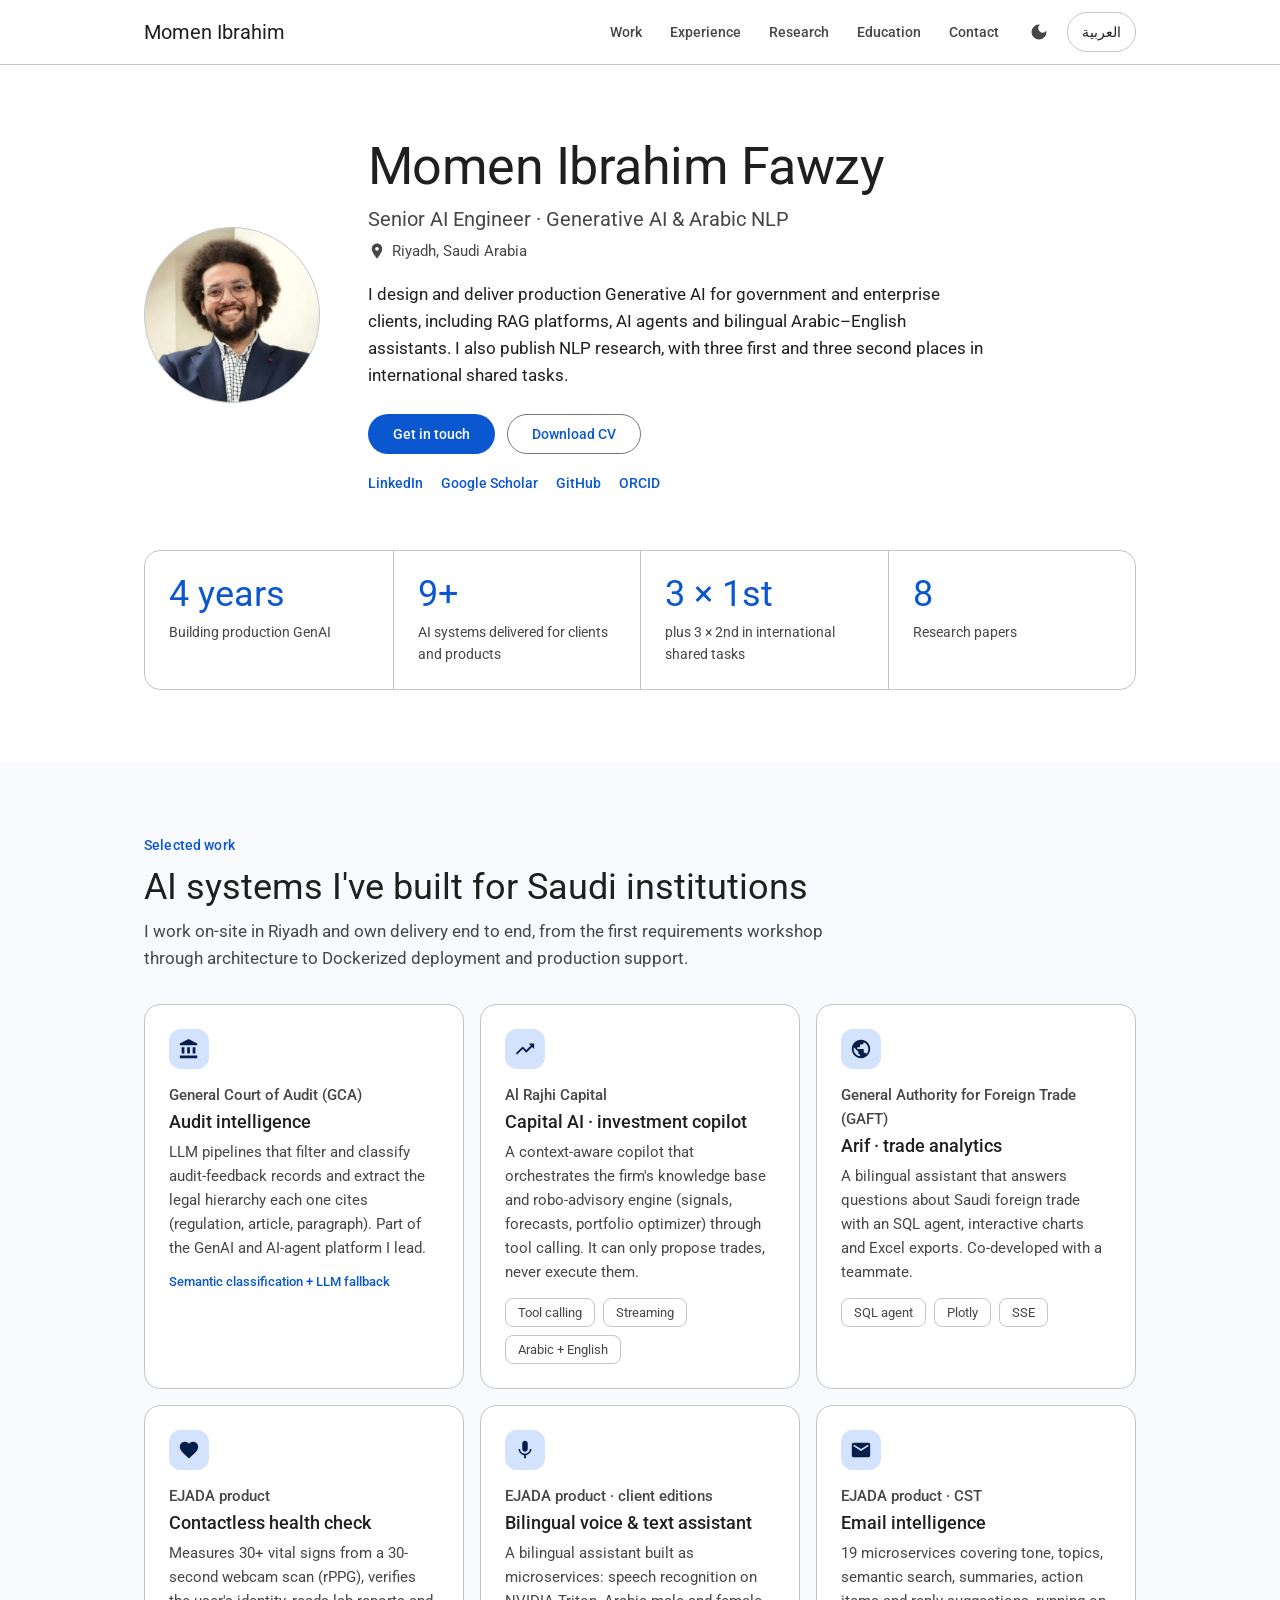
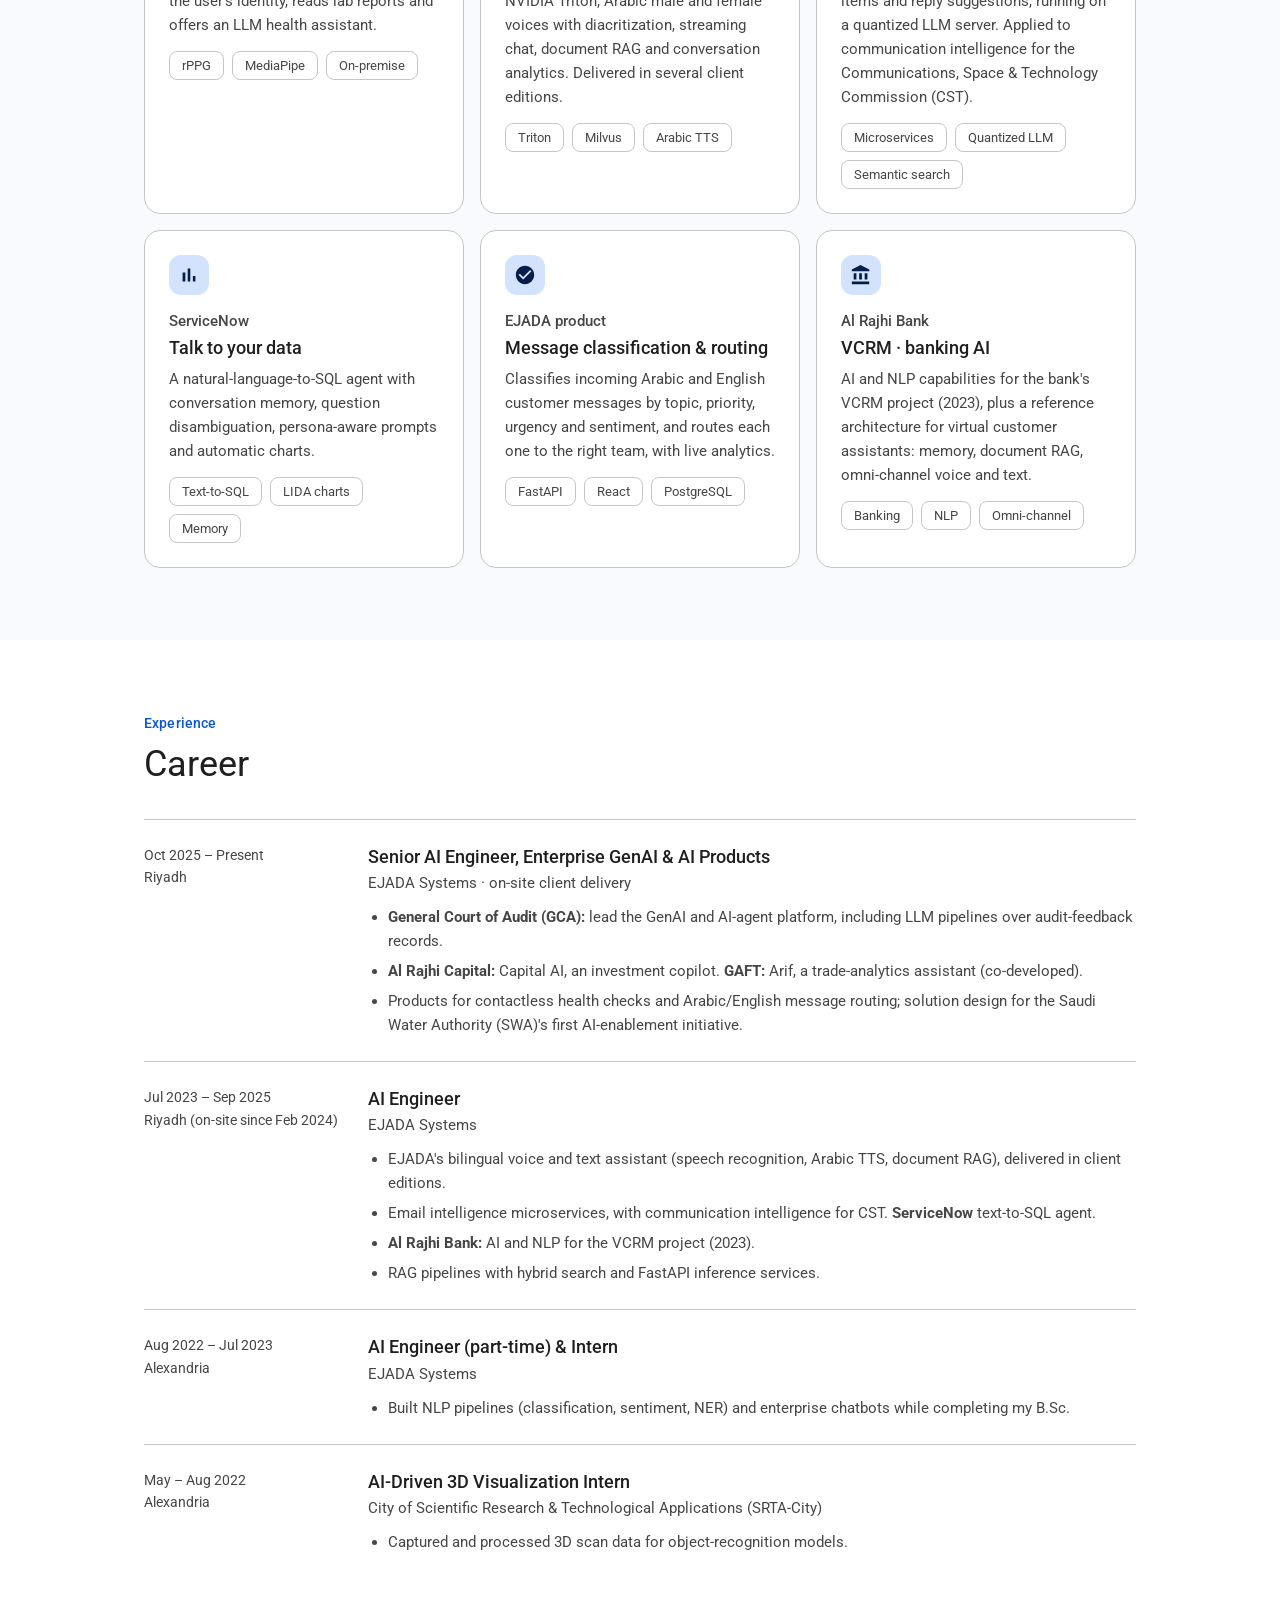
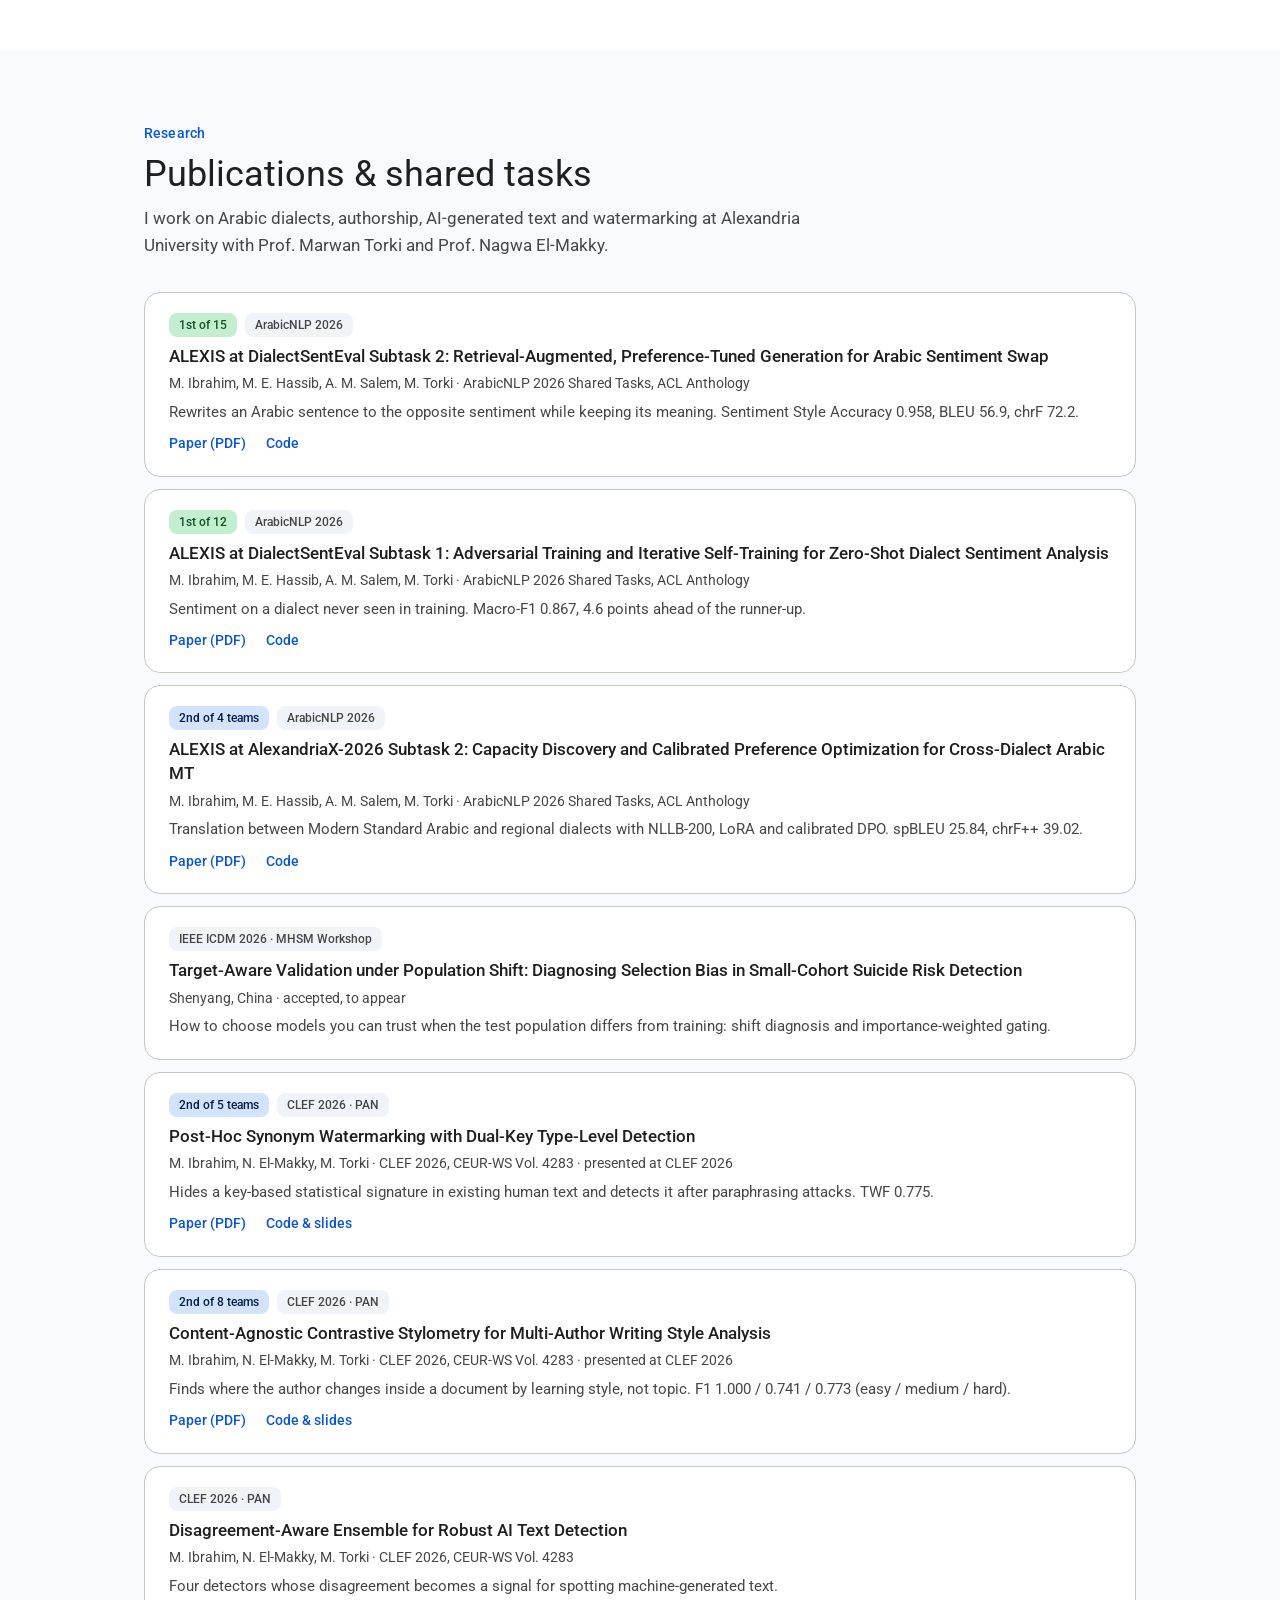
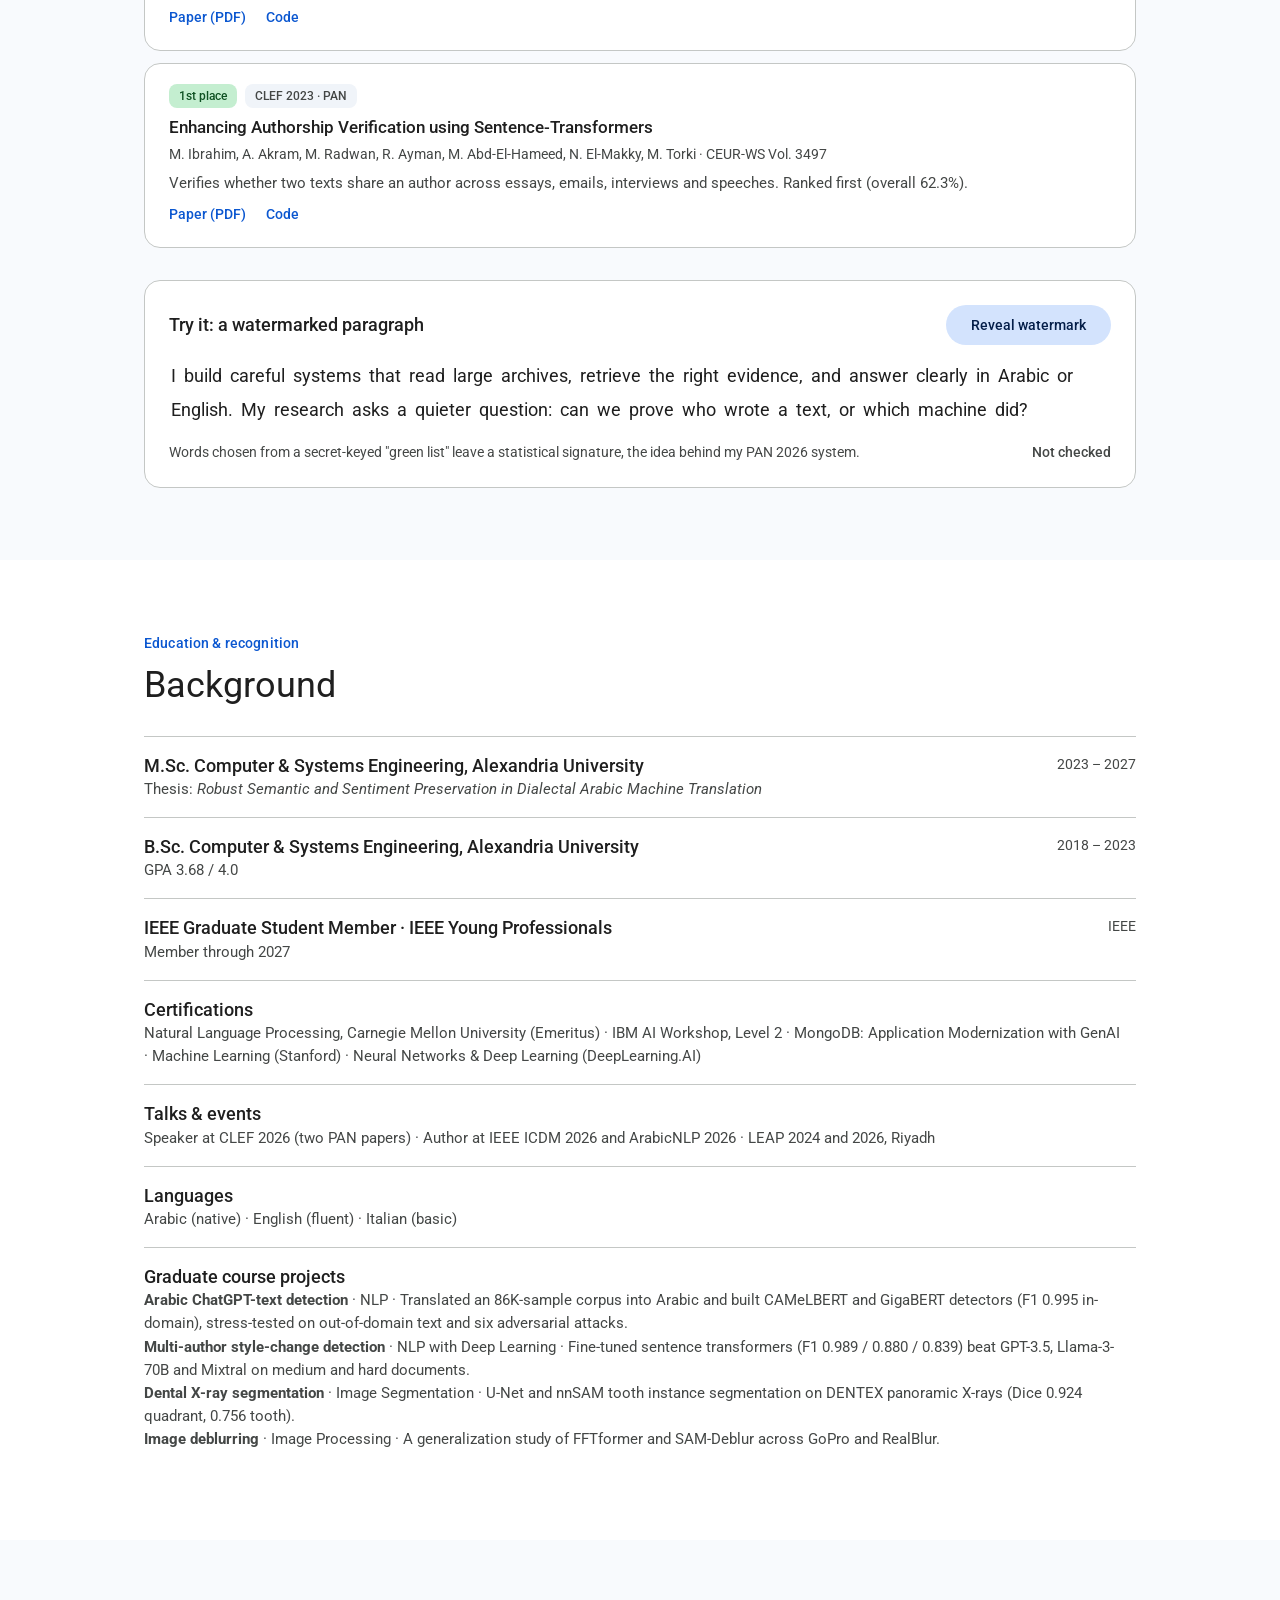
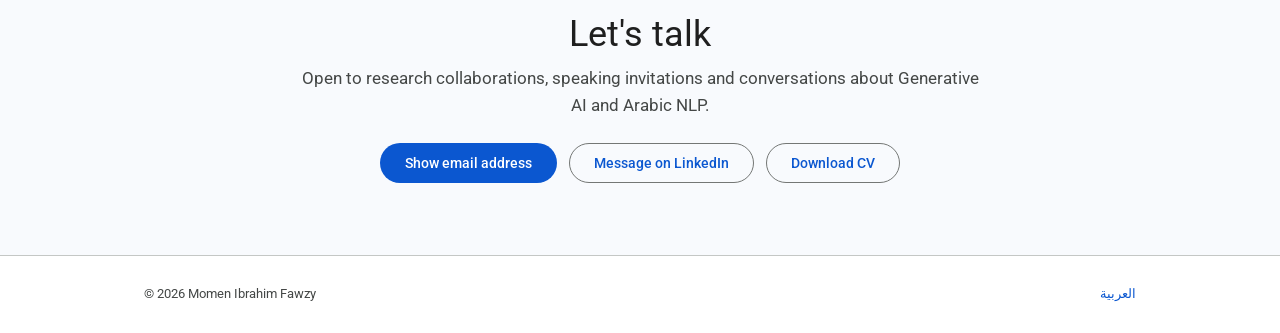
<file: index.html>
<!doctype html>
<html lang="en" dir="ltr">
<head>
<meta charset="utf-8">
<meta name="viewport" content="width=device-width, initial-scale=1">
<title>Momen Ibrahim Fawzy | Senior AI Engineer</title>
<meta name="description" content="Momen Ibrahim Fawzy, Senior AI Engineer in Riyadh. Production Generative AI (RAG, AI agents, Arabic/English conversational AI) and NLP research with three first and three second places in international shared tasks.">
<meta property="og:title" content="Momen Ibrahim Fawzy | Senior AI Engineer">
<meta property="og:description" content="Production Generative AI and Arabic NLP research. Riyadh, Saudi Arabia.">
<meta property="og:type" content="profile">
<meta property="og:image" content="https://momen-ibrahim-fawzy.github.io/photo.jpg">
<link rel="alternate" hreflang="en" href="./">
<link rel="alternate" hreflang="ar" href="ar/index.html">
<link rel="icon" href="data:image/svg+xml,%3Csvg xmlns='http://www.w3.org/2000/svg' viewBox='0 0 64 64'%3E%3Ccircle cx='32' cy='32' r='32' fill='%230B57D0'/%3E%3Ctext x='32' y='42' font-family='Arial' font-size='28' text-anchor='middle' fill='white'%3EM%3C/text%3E%3C/svg%3E">
<link rel="preconnect" href="https://fonts.googleapis.com">
<link rel="preconnect" href="https://fonts.gstatic.com" crossorigin>
<link href="https://fonts.googleapis.com/css2?family=Roboto:wght@400;500&display=swap" rel="stylesheet">
<link rel="stylesheet" href="assets/site.css">
<script type="application/ld+json">
{"@context":"https://schema.org","@type":"Person","name":"Momen Ibrahim Fawzy","jobTitle":"Senior AI Engineer",
 "worksFor":{"@type":"Organization","name":"EJADA Systems"},"address":{"@type":"PostalAddress","addressLocality":"Riyadh","addressCountry":"SA"},
 "alumniOf":{"@type":"CollegeOrUniversity","name":"Alexandria University"},
 "knowsAbout":["Generative AI","Large Language Models","Retrieval-Augmented Generation","AI Agents","Arabic NLP","Machine Translation","Text Watermarking"],
 "sameAs":["https://www.linkedin.com/in/momen-ibrahim-fawzy/","https://github.com/Momen-Ibrahim-Fawzy","https://orcid.org/0009-0001-7287-0705","https://scholar.google.com/citations?user=PV3WxD4AAAAJ"]}
</script>
</head>
<body>

<header class="bar">
  <div class="wrap">
    <a class="brand" href="#top">Momen Ibrahim</a>
    <nav class="nav" aria-label="Sections">
      <a href="#work">Work</a><a href="#experience">Experience</a><a href="#research">Research</a><a href="#education">Education</a><a href="#contact">Contact</a>
    </nav>
    <button class="icon-btn" id="theme" aria-label="Switch light or dark theme" title="Theme">
      <svg width="20" height="20" viewBox="0 0 24 24" fill="currentColor"><path d="M12 3a9 9 0 1 0 9 9c0-.46-.04-.92-.1-1.36a5.39 5.39 0 0 1-4.4 2.26 5.4 5.4 0 0 1-3.14-9.8c-.44-.06-.9-.1-1.36-.1z"/></svg>
    </button>
    <a class="lang" href="ar/index.html" hreflang="ar" lang="ar">العربية</a>
  </div>
</header>

<main id="top">
<section class="hero">
  <div class="wrap">
    <div class="avatar" aria-hidden="true">MI<img src="photo.jpg" alt=""></div>
    <div>
      <h1>Momen Ibrahim Fawzy</h1>
      <p class="role">Senior AI Engineer · Generative AI &amp; Arabic NLP</p>
      <p class="loc"><svg width="18" height="18" viewBox="0 0 24 24" fill="currentColor" aria-hidden="true"><path d="M12 2C8.13 2 5 5.13 5 9c0 5.25 7 13 7 13s7-7.75 7-13c0-3.87-3.13-7-7-7zm0 9.5a2.5 2.5 0 0 1 0-5 2.5 2.5 0 0 1 0 5z"/></svg>Riyadh, Saudi Arabia</p>
      <p class="pitch">I design and deliver production Generative AI for government and enterprise clients, including RAG platforms, AI agents and bilingual Arabic–English assistants. I also publish NLP research, with three first and three second places in international shared tasks.</p>
      <div class="row">
        <a class="btn filled" href="#contact">Get in touch</a>
        <a class="btn outlined" href="Momen_Ibrahim_CV.pdf" download>Download CV</a>
      </div>
      <div class="links">
        <a href="https://www.linkedin.com/in/momen-ibrahim-fawzy/" target="_blank" rel="noopener">LinkedIn</a>
        <a href="https://scholar.google.com/citations?user=PV3WxD4AAAAJ" target="_blank" rel="noopener">Google Scholar</a>
        <a href="https://github.com/Momen-Ibrahim-Fawzy" target="_blank" rel="noopener">GitHub</a>
        <a href="https://orcid.org/0009-0001-7287-0705" target="_blank" rel="noopener">ORCID</a>
      </div>
    </div>
  </div>
</section>

<section style="padding-block:0 72px">
  <div class="wrap">
    <div class="stats">
      <div class="stat"><b>4 years</b><span>Building production GenAI</span></div>
      <div class="stat"><b>9+</b><span>AI systems delivered for clients and products</span></div>
      <div class="stat"><b>3 × 1st</b><span>plus 3 × 2nd in international shared tasks</span></div>
      <div class="stat"><b>8</b><span>Research papers</span></div>
    </div>
  </div>
</section>

<section class="tonal" id="work">
  <div class="wrap">
    <p class="overline">Selected work</p>
    <h2>AI systems I've built for Saudi institutions</h2>
    <p class="sub">I work on-site in Riyadh and own delivery end to end, from the first requirements workshop through architecture to Dockerized deployment and production support.</p>
    <div class="grid g3">
      <div class="card"><div class="ico"><svg viewBox="0 0 24 24"><path d="M4 10v7h3v-7H4zm6 0v7h3v-7h-3zM2 22h19v-3H2v3zm14-12v7h3v-7h-3zm-4.5-9L2 6v2h19V6l-9.5-5z"/></svg></div>
        <p class="client">General Court of Audit (GCA)</p><h3>Audit intelligence</h3><p>LLM pipelines that filter and classify audit-feedback records and extract the legal hierarchy each one cites (regulation, article, paragraph). Part of the GenAI and AI-agent platform I lead.</p>
        <span class="metric">Semantic classification + LLM fallback</span></div>
      <div class="card"><div class="ico"><svg viewBox="0 0 24 24"><path d="M16 6l2.29 2.29-4.88 4.88-4-4L2 16.59 3.41 18l6-6 4 4 6.3-6.29L22 12V6z"/></svg></div>
        <p class="client">Al Rajhi Capital</p><h3>Capital AI · investment copilot</h3><p>A context-aware copilot that orchestrates the firm's knowledge base and robo-advisory engine (signals, forecasts, portfolio optimizer) through tool calling. It can only propose trades, never execute them.</p>
        <div class="chips"><span class="chip">Tool calling</span><span class="chip">Streaming</span><span class="chip">Arabic + English</span></div></div>
      <div class="card"><div class="ico"><svg viewBox="0 0 24 24"><path d="M12 2C6.48 2 2 6.48 2 12s4.48 10 10 10 10-4.48 10-10S17.52 2 12 2zm-1 17.93c-3.95-.49-7-3.85-7-7.93 0-.62.08-1.21.21-1.79L9 15v1c0 1.1.9 2 2 2v1.93zm6.9-2.54c-.26-.81-1-1.39-1.9-1.39h-1v-3c0-.55-.45-1-1-1H8v-2h2c.55 0 1-.45 1-1V7h2c1.1 0 2-.9 2-2v-.41c2.93 1.19 5 4.06 5 7.41 0 2.08-.8 3.97-2.1 5.39z"/></svg></div>
        <p class="client">General Authority for Foreign Trade (GAFT)</p><h3>Arif · trade analytics</h3><p>A bilingual assistant that answers questions about Saudi foreign trade with an SQL agent, interactive charts and Excel exports. Co-developed with a teammate.</p>
        <div class="chips"><span class="chip">SQL agent</span><span class="chip">Plotly</span><span class="chip">SSE</span></div></div>
      <div class="card"><div class="ico"><svg viewBox="0 0 24 24"><path d="M12 21.35l-1.45-1.32C5.4 15.36 2 12.28 2 8.5 2 5.42 4.42 3 7.5 3c1.74 0 3.41.81 4.5 2.09C13.09 3.81 14.76 3 16.5 3 19.58 3 22 5.42 22 8.5c0 3.78-3.4 6.86-8.55 11.54L12 21.35z"/></svg></div>
        <p class="client">EJADA product</p><h3>Contactless health check</h3><p>Measures 30+ vital signs from a 30-second webcam scan (rPPG), verifies the user's identity, reads lab reports and offers an LLM health assistant.</p>
        <div class="chips"><span class="chip">rPPG</span><span class="chip">MediaPipe</span><span class="chip">On-premise</span></div></div>
      <div class="card"><div class="ico"><svg viewBox="0 0 24 24"><path d="M12 14c1.66 0 2.99-1.34 2.99-3L15 5c0-1.66-1.34-3-3-3S9 3.34 9 5v6c0 1.66 1.34 3 3 3zm5.3-3c0 3-2.54 5.1-5.3 5.1S6.7 14 6.7 11H5c0 3.41 2.72 6.23 6 6.72V21h2v-3.28c3.28-.48 6-3.3 6-6.72h-1.7z"/></svg></div>
        <p class="client">EJADA product · client editions</p><h3>Bilingual voice &amp; text assistant</h3><p>A bilingual assistant built as microservices: speech recognition on NVIDIA Triton, Arabic male and female voices with diacritization, streaming chat, document RAG and conversation analytics. Delivered in several client editions.</p>
        <div class="chips"><span class="chip">Triton</span><span class="chip">Milvus</span><span class="chip">Arabic TTS</span></div></div>
      <div class="card"><div class="ico"><svg viewBox="0 0 24 24"><path d="M20 4H4c-1.1 0-1.99.9-1.99 2L2 18c0 1.1.9 2 2 2h16c1.1 0 2-.9 2-2V6c0-1.1-.9-2-2-2zm0 4l-8 5-8-5V6l8 5 8-5v2z"/></svg></div>
        <p class="client">EJADA product · CST</p><h3>Email intelligence</h3><p>19 microservices covering tone, topics, semantic search, summaries, action items and reply suggestions, running on a quantized LLM server. Applied to communication intelligence for the Communications, Space &amp; Technology Commission (CST).</p>
        <div class="chips"><span class="chip">Microservices</span><span class="chip">Quantized LLM</span><span class="chip">Semantic search</span></div></div>
      <div class="card"><div class="ico"><svg viewBox="0 0 24 24"><path d="M5 9.2h3V19H5zM10.6 5h2.8v14h-2.8zm5.6 8H19v6h-2.8z"/></svg></div>
        <p class="client">ServiceNow</p><h3>Talk to your data</h3><p>A natural-language-to-SQL agent with conversation memory, question disambiguation, persona-aware prompts and automatic charts.</p>
        <div class="chips"><span class="chip">Text-to-SQL</span><span class="chip">LIDA charts</span><span class="chip">Memory</span></div></div>
      <div class="card"><div class="ico"><svg viewBox="0 0 24 24"><path d="M12 2C6.48 2 2 6.48 2 12s4.48 10 10 10 10-4.48 10-10S17.52 2 12 2zm-2 15l-5-5 1.41-1.41L10 14.17l7.59-7.59L19 8l-9 9z"/></svg></div>
        <p class="client">EJADA product</p><h3>Message classification &amp; routing</h3><p>Classifies incoming Arabic and English customer messages by topic, priority, urgency and sentiment, and routes each one to the right team, with live analytics.</p>
        <div class="chips"><span class="chip">FastAPI</span><span class="chip">React</span><span class="chip">PostgreSQL</span></div></div>
      <div class="card"><div class="ico"><svg viewBox="0 0 24 24"><path d="M4 10v7h3v-7H4zm6 0v7h3v-7h-3zM2 22h19v-3H2v3zm14-12v7h3v-7h-3zm-4.5-9L2 6v2h19V6l-9.5-5z"/></svg></div>
        <p class="client">Al Rajhi Bank</p><h3>VCRM · banking AI</h3><p>AI and NLP capabilities for the bank's VCRM project (2023), plus a reference architecture for virtual customer assistants: memory, document RAG, omni-channel voice and text.</p>
        <div class="chips"><span class="chip">Banking</span><span class="chip">NLP</span><span class="chip">Omni-channel</span></div></div>
    </div>
  </div>
</section>

<section id="experience">
  <div class="wrap">
    <p class="overline">Experience</p>
    <h2>Career</h2>
    <div class="xp">
      <div class="xp-item"><div class="xp-when">Oct 2025 – Present<br>Riyadh</div><div>
        <h3>Senior AI Engineer, Enterprise GenAI &amp; AI Products</h3>
        <div class="xp-org">EJADA Systems · on-site client delivery</div>
        <ul>
          <li><strong>General Court of Audit (GCA):</strong> lead the GenAI and AI-agent platform, including LLM pipelines over audit-feedback records.</li>
          <li><strong>Al Rajhi Capital:</strong> Capital AI, an investment copilot. <strong>GAFT:</strong> Arif, a trade-analytics assistant (co-developed).</li>
          <li>Products for contactless health checks and Arabic/English message routing; solution design for the Saudi Water Authority (SWA)'s first AI-enablement initiative.</li>
        </ul></div></div>
      <div class="xp-item"><div class="xp-when">Jul 2023 – Sep 2025<br>Riyadh (on-site since Feb 2024)</div><div>
        <h3>AI Engineer</h3>
        <div class="xp-org">EJADA Systems</div>
        <ul>
          <li>EJADA's bilingual voice and text assistant (speech recognition, Arabic TTS, document RAG), delivered in client editions.</li>
          <li>Email intelligence microservices, with communication intelligence for CST. <strong>ServiceNow</strong> text-to-SQL agent.</li>
          <li><strong>Al Rajhi Bank:</strong> AI and NLP for the VCRM project (2023).</li>
          <li>RAG pipelines with hybrid search and FastAPI inference services.</li>
        </ul></div></div>
      <div class="xp-item"><div class="xp-when">Aug 2022 – Jul 2023<br>Alexandria</div><div>
        <h3>AI Engineer (part-time) &amp; Intern</h3>
        <div class="xp-org">EJADA Systems</div>
        <ul><li>Built NLP pipelines (classification, sentiment, NER) and enterprise chatbots while completing my B.Sc.</li></ul></div></div>
      <div class="xp-item"><div class="xp-when">May – Aug 2022<br>Alexandria</div><div>
        <h3>AI-Driven 3D Visualization Intern</h3>
        <div class="xp-org">City of Scientific Research &amp; Technological Applications (SRTA-City)</div>
        <ul><li>Captured and processed 3D scan data for object-recognition models.</li></ul></div></div>
    </div>
  </div>
</section>

<section class="tonal" id="research">
  <div class="wrap">
    <p class="overline">Research</p>
    <h2>Publications &amp; shared tasks</h2>
    <p class="sub">I work on Arabic dialects, authorship, AI-generated text and watermarking at Alexandria University with Prof. Marwan Torki and Prof. Nagwa El-Makky.</p>
    <div class="pubs">
      <article class="pub"><div class="pub-top"><span class="tag win">1st of 15</span><span class="tag">ArabicNLP 2026</span></div>
        <h3>ALEXIS at DialectSentEval Subtask 2: Retrieval-Augmented, Preference-Tuned Generation for Arabic Sentiment Swap</h3>
        <div class="venue authors">M. Ibrahim, M. E. Hassib, A. M. Salem, M. Torki · ArabicNLP 2026 Shared Tasks, ACL Anthology</div>
        <div class="desc">Rewrites an Arabic sentence to the opposite sentiment while keeping its meaning. Sentiment Style Accuracy 0.958, BLEU 56.9, chrF 72.2.</div>
        <a class="more" href="https://aclanthology.org/2026.arabicnlp-sharedtasks.188.pdf" target="_blank" rel="noopener">Paper (PDF)</a>
        <a class="more" href="https://github.com/Momen-Ibrahim-Fawzy/ALEXIS-DialectSentEval-Subtask2-SentimentSwap-" target="_blank" rel="noopener">Code</a></article>
      <article class="pub"><div class="pub-top"><span class="tag win">1st of 12</span><span class="tag">ArabicNLP 2026</span></div>
        <h3>ALEXIS at DialectSentEval Subtask 1: Adversarial Training and Iterative Self-Training for Zero-Shot Dialect Sentiment Analysis</h3>
        <div class="venue authors">M. Ibrahim, M. E. Hassib, A. M. Salem, M. Torki · ArabicNLP 2026 Shared Tasks, ACL Anthology</div>
        <div class="desc">Sentiment on a dialect never seen in training. Macro-F1 0.867, 4.6 points ahead of the runner-up.</div>
        <a class="more" href="https://aclanthology.org/2026.arabicnlp-sharedtasks.187.pdf" target="_blank" rel="noopener">Paper (PDF)</a>
        <a class="more" href="https://github.com/Momen-Ibrahim-Fawzy/ALEXIS-DialectSentEval-Subtask1-SentimentAnalysis-" target="_blank" rel="noopener">Code</a></article>
      <article class="pub"><div class="pub-top"><span class="tag rank">2nd of 4 teams</span><span class="tag">ArabicNLP 2026</span></div>
        <h3>ALEXIS at AlexandriaX-2026 Subtask 2: Capacity Discovery and Calibrated Preference Optimization for Cross-Dialect Arabic MT</h3>
        <div class="venue authors">M. Ibrahim, M. E. Hassib, A. M. Salem, M. Torki · ArabicNLP 2026 Shared Tasks, ACL Anthology</div>
        <div class="desc">Translation between Modern Standard Arabic and regional dialects with NLLB-200, LoRA and calibrated DPO. spBLEU 25.84, chrF++ 39.02.</div>
        <a class="more" href="https://aclanthology.org/2026.arabicnlp-sharedtasks.104.pdf" target="_blank" rel="noopener">Paper (PDF)</a>
        <a class="more" href="https://github.com/Momen-Ibrahim-Fawzy/ALEXIS-AlexandriaX-Subtask2-CrossDialectMT" target="_blank" rel="noopener">Code</a></article>
      <article class="pub"><div class="pub-top"><span class="tag">IEEE ICDM 2026 · MHSM Workshop</span></div>
        <h3>Target-Aware Validation under Population Shift: Diagnosing Selection Bias in Small-Cohort Suicide Risk Detection</h3>
        <div class="venue">Shenyang, China · accepted, to appear</div>
        <div class="desc">How to choose models you can trust when the test population differs from training: shift diagnosis and importance-weighted gating.</div></article>
      <article class="pub"><div class="pub-top"><span class="tag rank">2nd of 5 teams</span><span class="tag">CLEF 2026 · PAN</span></div>
        <h3>Post-Hoc Synonym Watermarking with Dual-Key Type-Level Detection</h3>
        <div class="venue authors">M. Ibrahim, N. El-Makky, M. Torki · CLEF 2026, CEUR-WS Vol. 4283 · presented at CLEF 2026</div>
        <div class="desc">Hides a key-based statistical signature in existing human text and detects it after paraphrasing attacks. TWF 0.775.</div>
        <a class="more" href="https://ceur-ws.org/Vol-4283/paper409.pdf" target="_blank" rel="noopener">Paper (PDF)</a>
        <a class="more" href="https://github.com/Momen-Ibrahim-Fawzy/posthoc-dualkey-watermarking--PAN2026" target="_blank" rel="noopener">Code &amp; slides</a></article>
      <article class="pub"><div class="pub-top"><span class="tag rank">2nd of 8 teams</span><span class="tag">CLEF 2026 · PAN</span></div>
        <h3>Content-Agnostic Contrastive Stylometry for Multi-Author Writing Style Analysis</h3>
        <div class="venue authors">M. Ibrahim, N. El-Makky, M. Torki · CLEF 2026, CEUR-WS Vol. 4283 · presented at CLEF 2026</div>
        <div class="desc">Finds where the author changes inside a document by learning style, not topic. F1 1.000 / 0.741 / 0.773 (easy / medium / hard).</div>
        <a class="more" href="https://ceur-ws.org/Vol-4283/paper407.pdf" target="_blank" rel="noopener">Paper (PDF)</a>
        <a class="more" href="https://github.com/Momen-Ibrahim-Fawzy/ContraStyle-PAN2026" target="_blank" rel="noopener">Code &amp; slides</a></article>
      <article class="pub"><div class="pub-top"><span class="tag">CLEF 2026 · PAN</span></div>
        <h3>Disagreement-Aware Ensemble for Robust AI Text Detection</h3>
        <div class="venue authors">M. Ibrahim, N. El-Makky, M. Torki · CLEF 2026, CEUR-WS Vol. 4283</div>
        <div class="desc">Four detectors whose disagreement becomes a signal for spotting machine-generated text.</div>
        <a class="more" href="https://ceur-ws.org/Vol-4283/paper408.pdf" target="_blank" rel="noopener">Paper (PDF)</a>
        <a class="more" href="https://github.com/Momen-Ibrahim-Fawzy/VK-DisAgree-PAN2026" target="_blank" rel="noopener">Code</a></article>
      <article class="pub"><div class="pub-top"><span class="tag win">1st place</span><span class="tag">CLEF 2023 · PAN</span></div>
        <h3>Enhancing Authorship Verification using Sentence-Transformers</h3>
        <div class="venue authors">M. Ibrahim, A. Akram, M. Radwan, R. Ayman, M. Abd-El-Hameed, N. El-Makky, M. Torki · CEUR-WS Vol. 3497</div>
        <div class="desc">Verifies whether two texts share an author across essays, emails, interviews and speeches. Ranked first (overall 62.3%).</div>
        <a class="more" href="https://ceur-ws.org/Vol-3497/paper-216.pdf" target="_blank" rel="noopener">Paper (PDF)</a>
        <a class="more" href="https://github.com/Momen-Ibrahim-Fawzy/pan23-authorship-verification" target="_blank" rel="noopener">Code</a></article>
    </div>

    <div class="demo" id="demo">
      <div class="demo-head">
        <h3>Try it: a watermarked paragraph</h3>
        <button class="btn tonal-btn" aria-pressed="false" data-show="Reveal watermark" data-hide="Hide watermark">Reveal watermark</button>
      </div>
      <p class="text" data-green="careful,read,large,archives,retrieve,right,evidence,clearly,quieter,prove,wrote,which">I build careful systems that read large archives, retrieve the right evidence, and answer clearly in Arabic or English. My research asks a quieter question: can we prove who wrote a text, or which machine did?</p>
      <div class="demo-foot"><span>Words chosen from a secret-keyed "green list" leave a statistical signature, the idea behind my PAN 2026 system.</span>
        <span class="score" data-off="Not checked" data-on="z = {z} · watermark detected">Not checked</span></div>
    </div>
  </div>
</section>

<section id="education">
  <div class="wrap">
    <p class="overline">Education &amp; recognition</p>
    <h2>Background</h2>
    <div class="list">
      <div class="li"><div><h3>M.Sc. Computer &amp; Systems Engineering, Alexandria University</h3>
        <p class="muted">Thesis: <i>Robust Semantic and Sentiment Preservation in Dialectal Arabic Machine Translation</i></p></div><div class="when">2023 – 2027</div></div>
      <div class="li"><div><h3>B.Sc. Computer &amp; Systems Engineering, Alexandria University</h3><p class="muted">GPA 3.68 / 4.0</p></div><div class="when">2018 – 2023</div></div>
      <div class="li"><div><h3>IEEE Graduate Student Member · IEEE Young Professionals</h3><p class="muted">Member through 2027</p></div><div class="when">IEEE</div></div>
      <div class="li"><div><h3>Certifications</h3><p class="muted">Natural Language Processing, Carnegie Mellon University (Emeritus) · IBM AI Workshop, Level 2 · MongoDB: Application Modernization with GenAI · Machine Learning (Stanford) · Neural Networks &amp; Deep Learning (DeepLearning.AI)</p></div><div class="when"></div></div>
      <div class="li"><div><h3>Talks &amp; events</h3><p class="muted">Speaker at CLEF 2026 (two PAN papers) · Author at IEEE ICDM 2026 and ArabicNLP 2026 · LEAP 2024 and 2026, Riyadh</p></div><div class="when"></div></div>
      <div class="li"><div><h3>Languages</h3><p class="muted">Arabic (native) · English (fluent) · Italian (basic)</p></div><div class="when"></div></div>
          <div class="li"><div><h3>Graduate course projects</h3><p class="muted"><strong>Arabic ChatGPT-text detection</strong> · NLP · Translated an 86K-sample corpus into Arabic and built CAMeLBERT and GigaBERT detectors (F1 0.995 in-domain), stress-tested on out-of-domain text and six adversarial attacks.</p><p class="muted"><strong>Multi-author style-change detection</strong> · NLP with Deep Learning · Fine-tuned sentence transformers (F1 0.989 / 0.880 / 0.839) beat GPT-3.5, Llama-3-70B and Mixtral on medium and hard documents.</p><p class="muted"><strong>Dental X-ray segmentation</strong> · Image Segmentation · U-Net and nnSAM tooth instance segmentation on DENTEX panoramic X-rays (Dice 0.924 quadrant, 0.756 tooth).</p><p class="muted"><strong>Image deblurring</strong> · Image Processing · A generalization study of FFTformer and SAM-Deblur across GoPro and RealBlur.</p></div><div class="when"></div></div>
    </div>
  </div>
</section>

<section class="tonal contact" id="contact">
  <div class="wrap">
    <h2>Let's talk</h2>
    <p class="sub">Open to research collaborations, speaking invitations and conversations about Generative AI and Arabic NLP.</p>
    <div class="row">
      <button class="btn filled" id="email-btn">Show email address</button>
      <a class="btn outlined" href="https://www.linkedin.com/in/momen-ibrahim-fawzy/" target="_blank" rel="noopener">Message on LinkedIn</a>
      <a class="btn outlined" href="Momen_Ibrahim_CV.pdf" download>Download CV</a>
    </div>
  </div>
</section>
</main>

<footer><div class="wrap"><span>© <span id="yr"></span> Momen Ibrahim Fawzy</span><a href="ar/index.html" hreflang="ar" lang="ar">العربية</a></div></footer>
<script src="assets/site.js"></script>
</body>
</html>
</file>
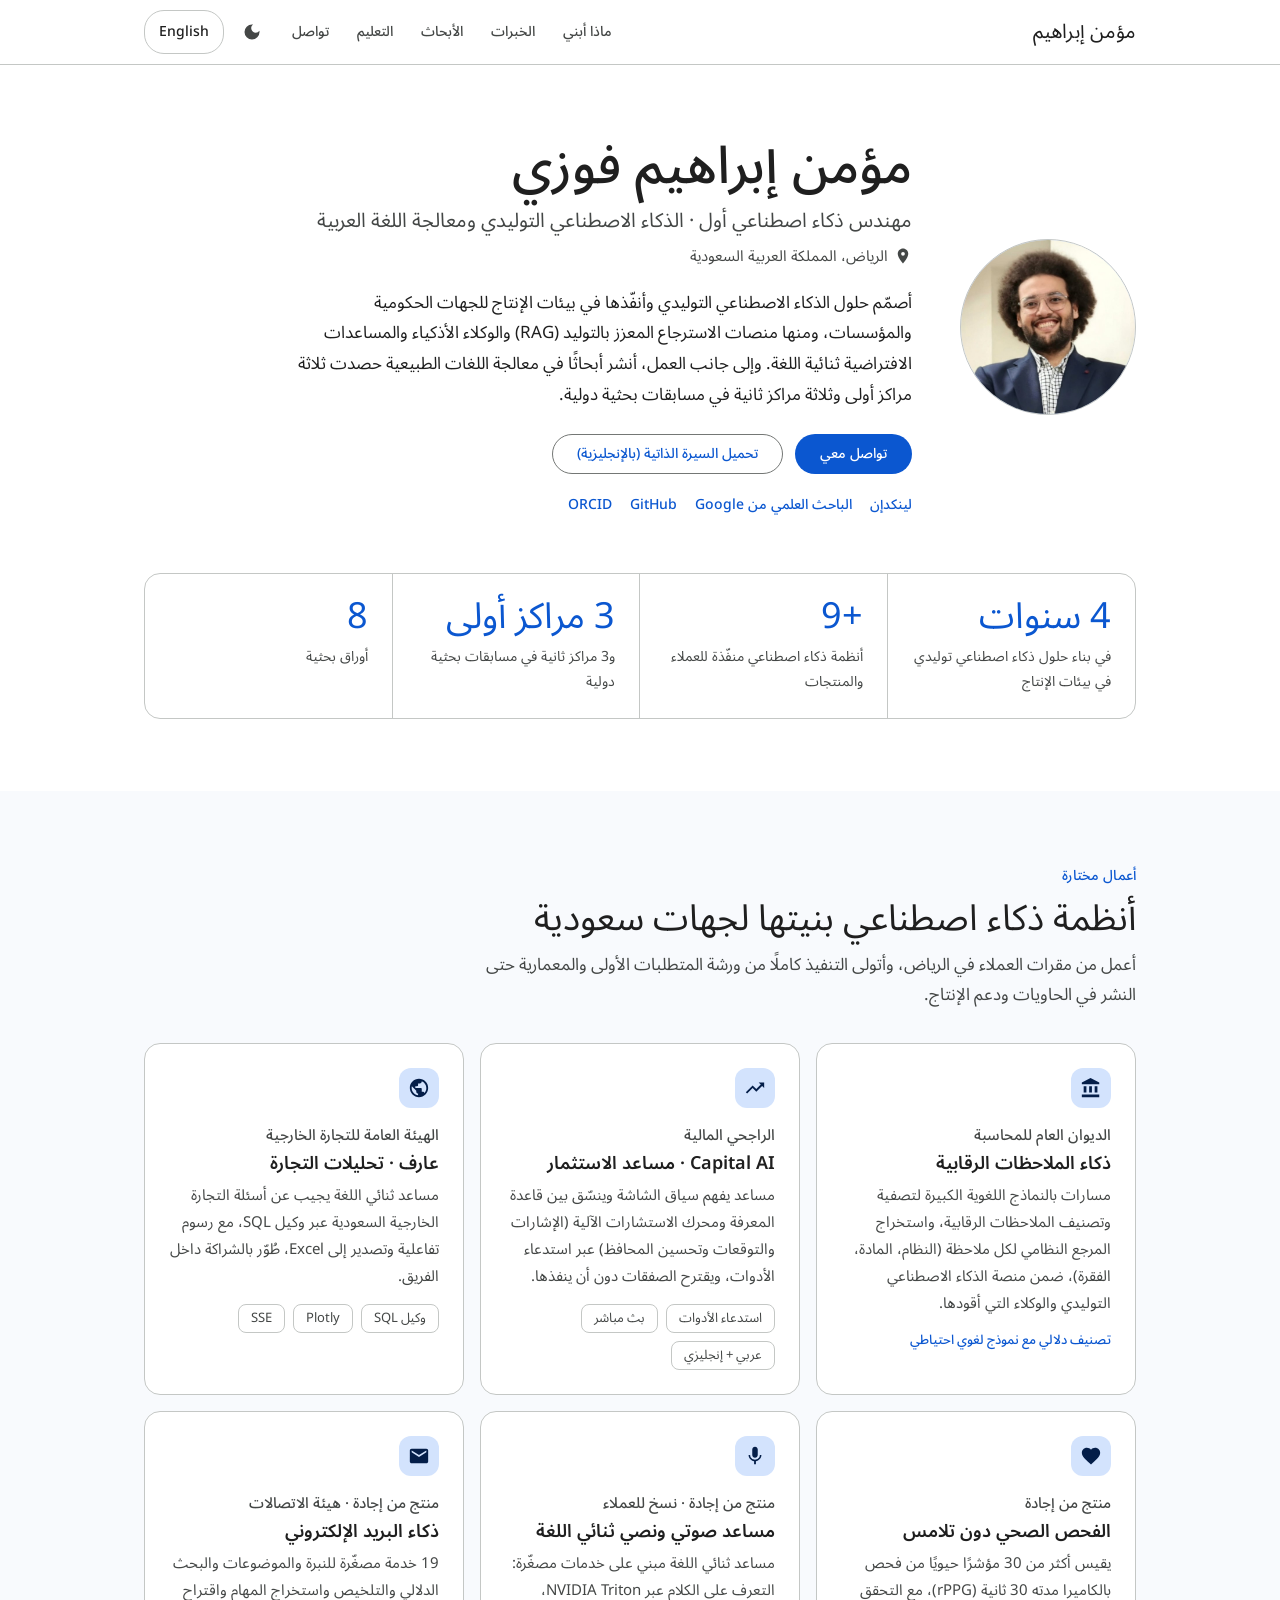
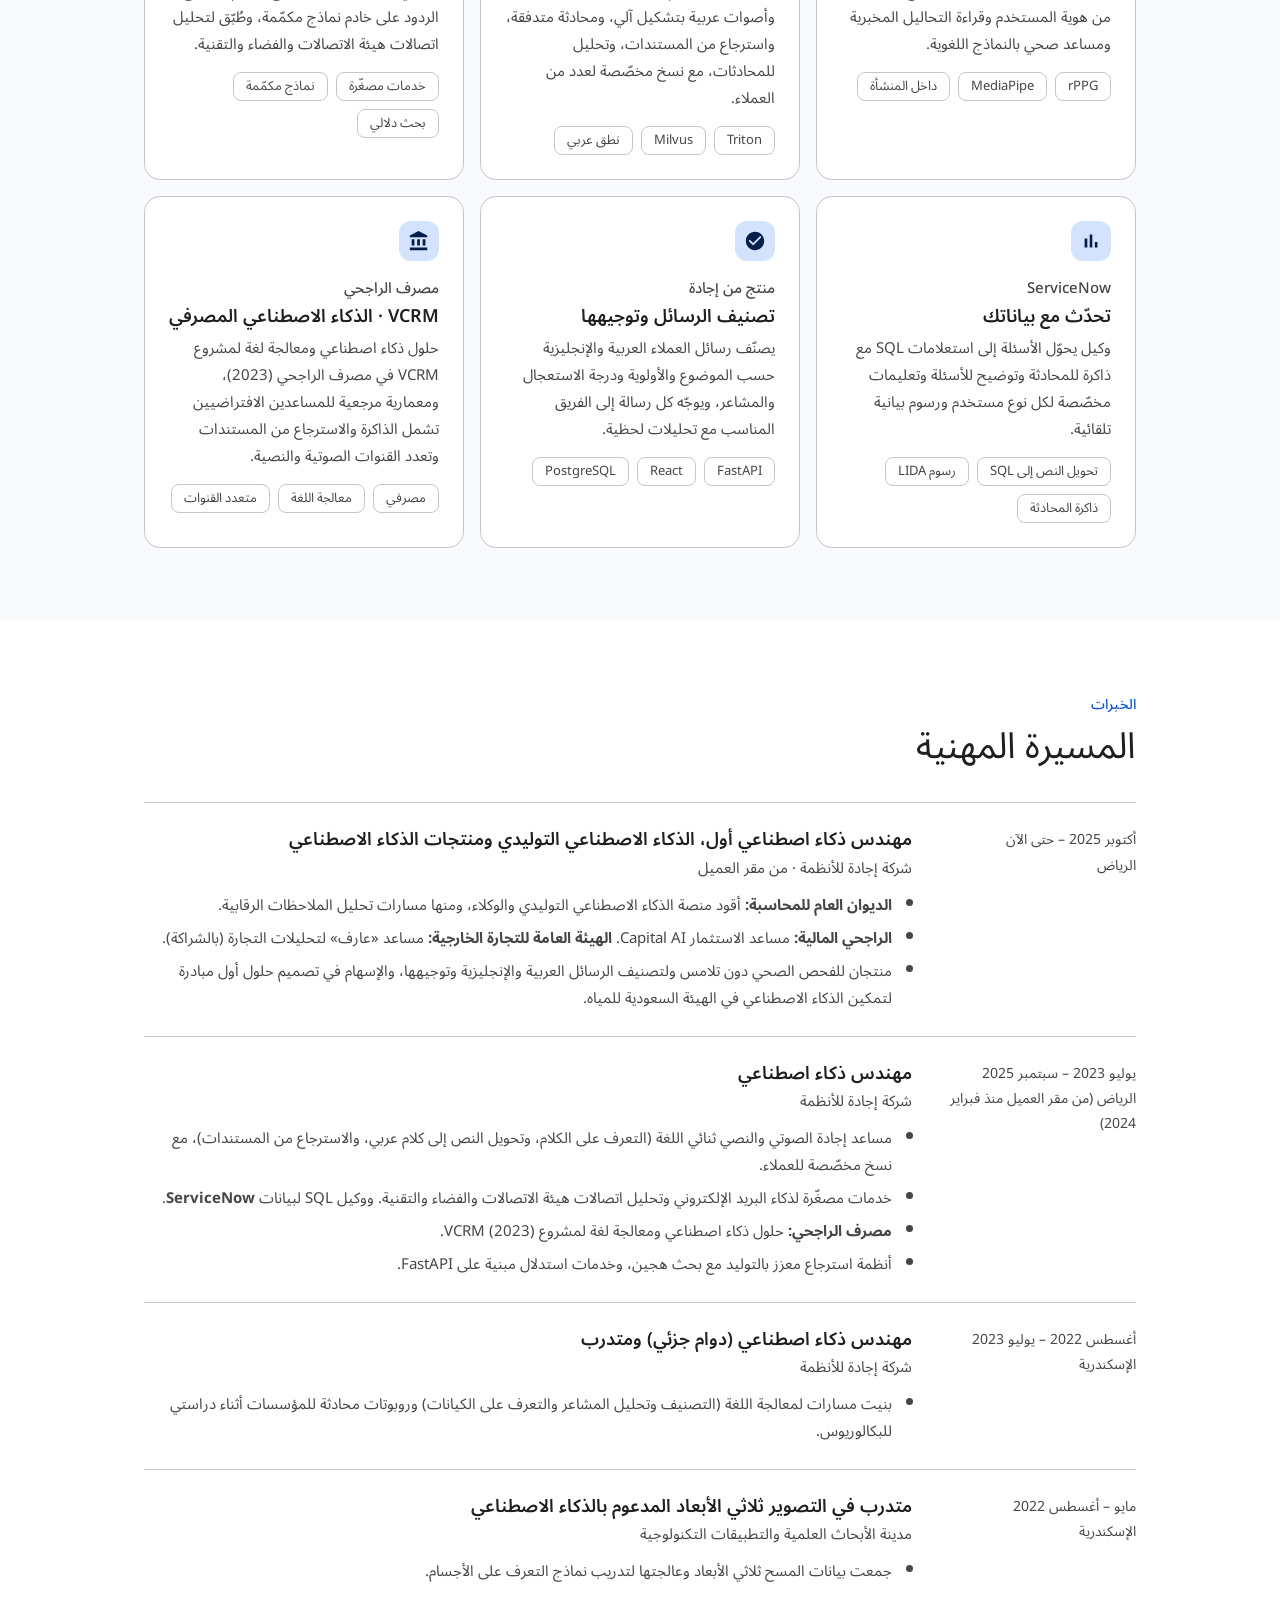
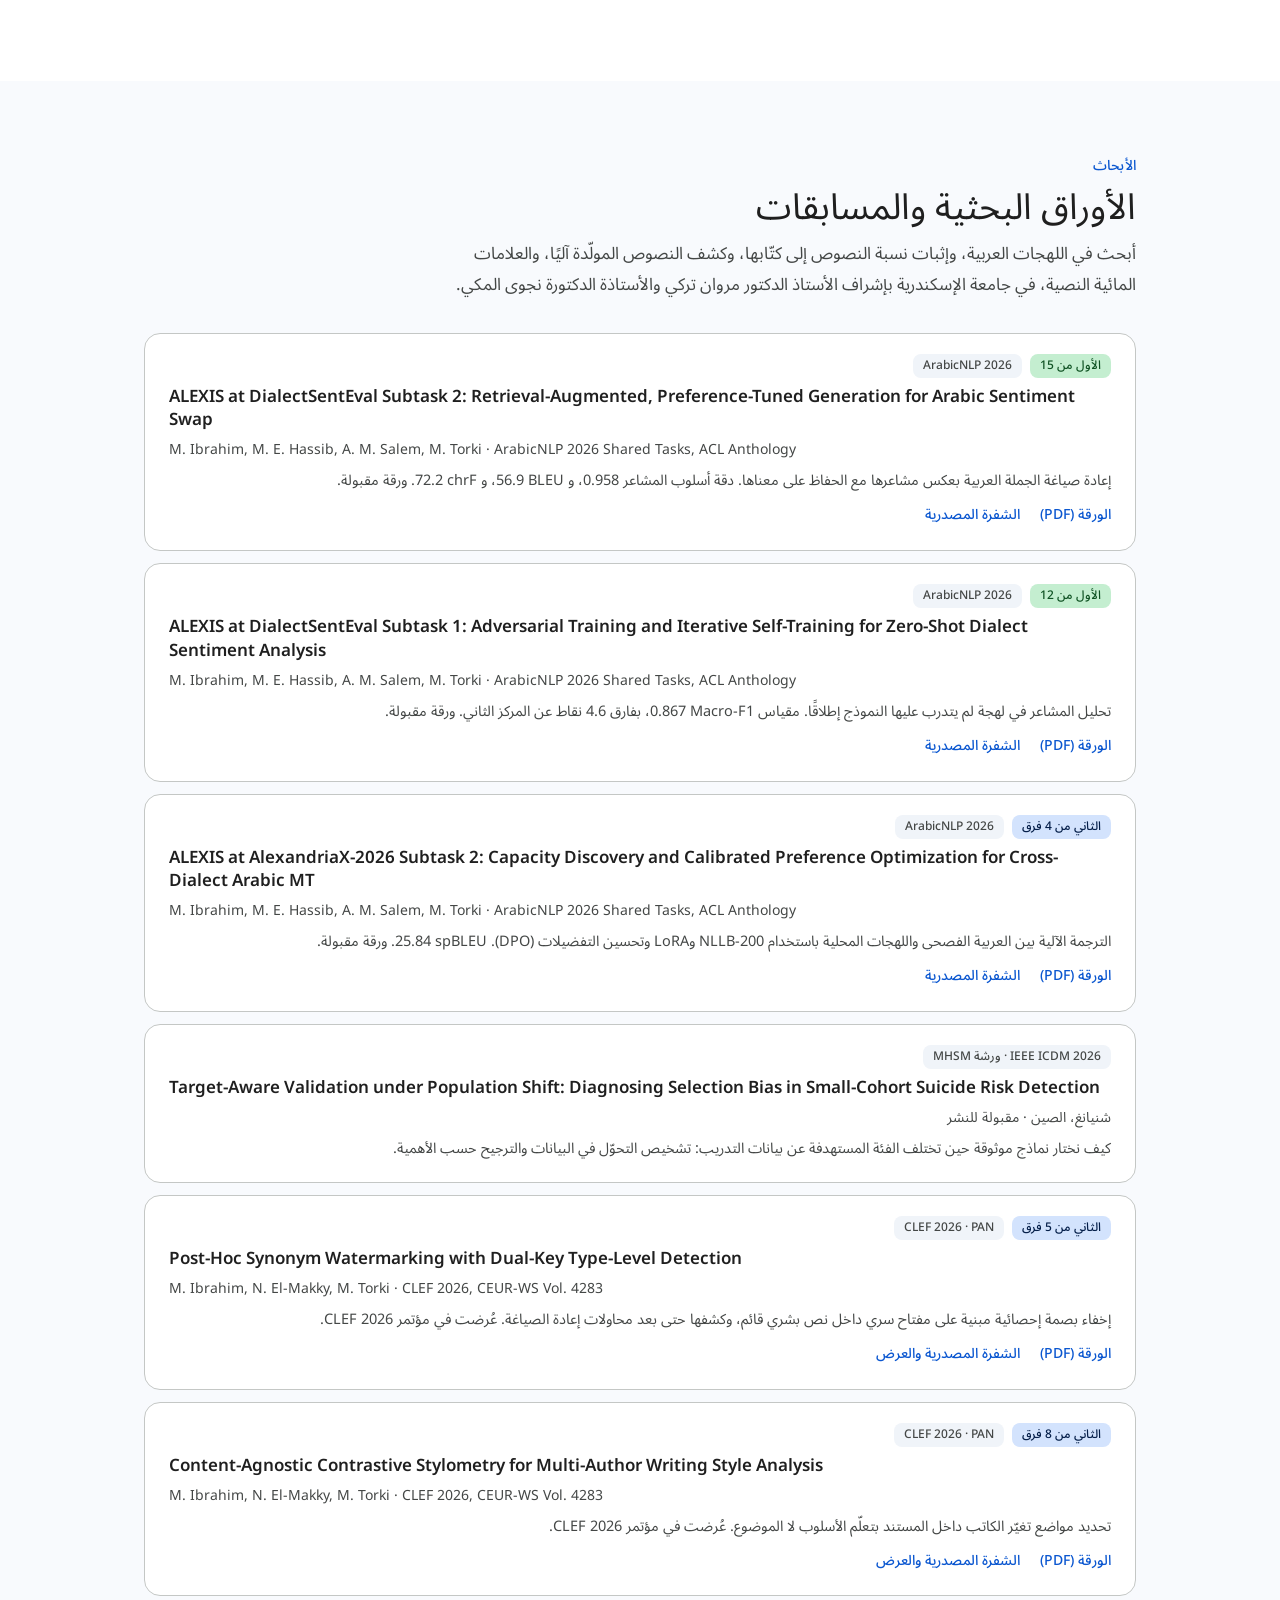
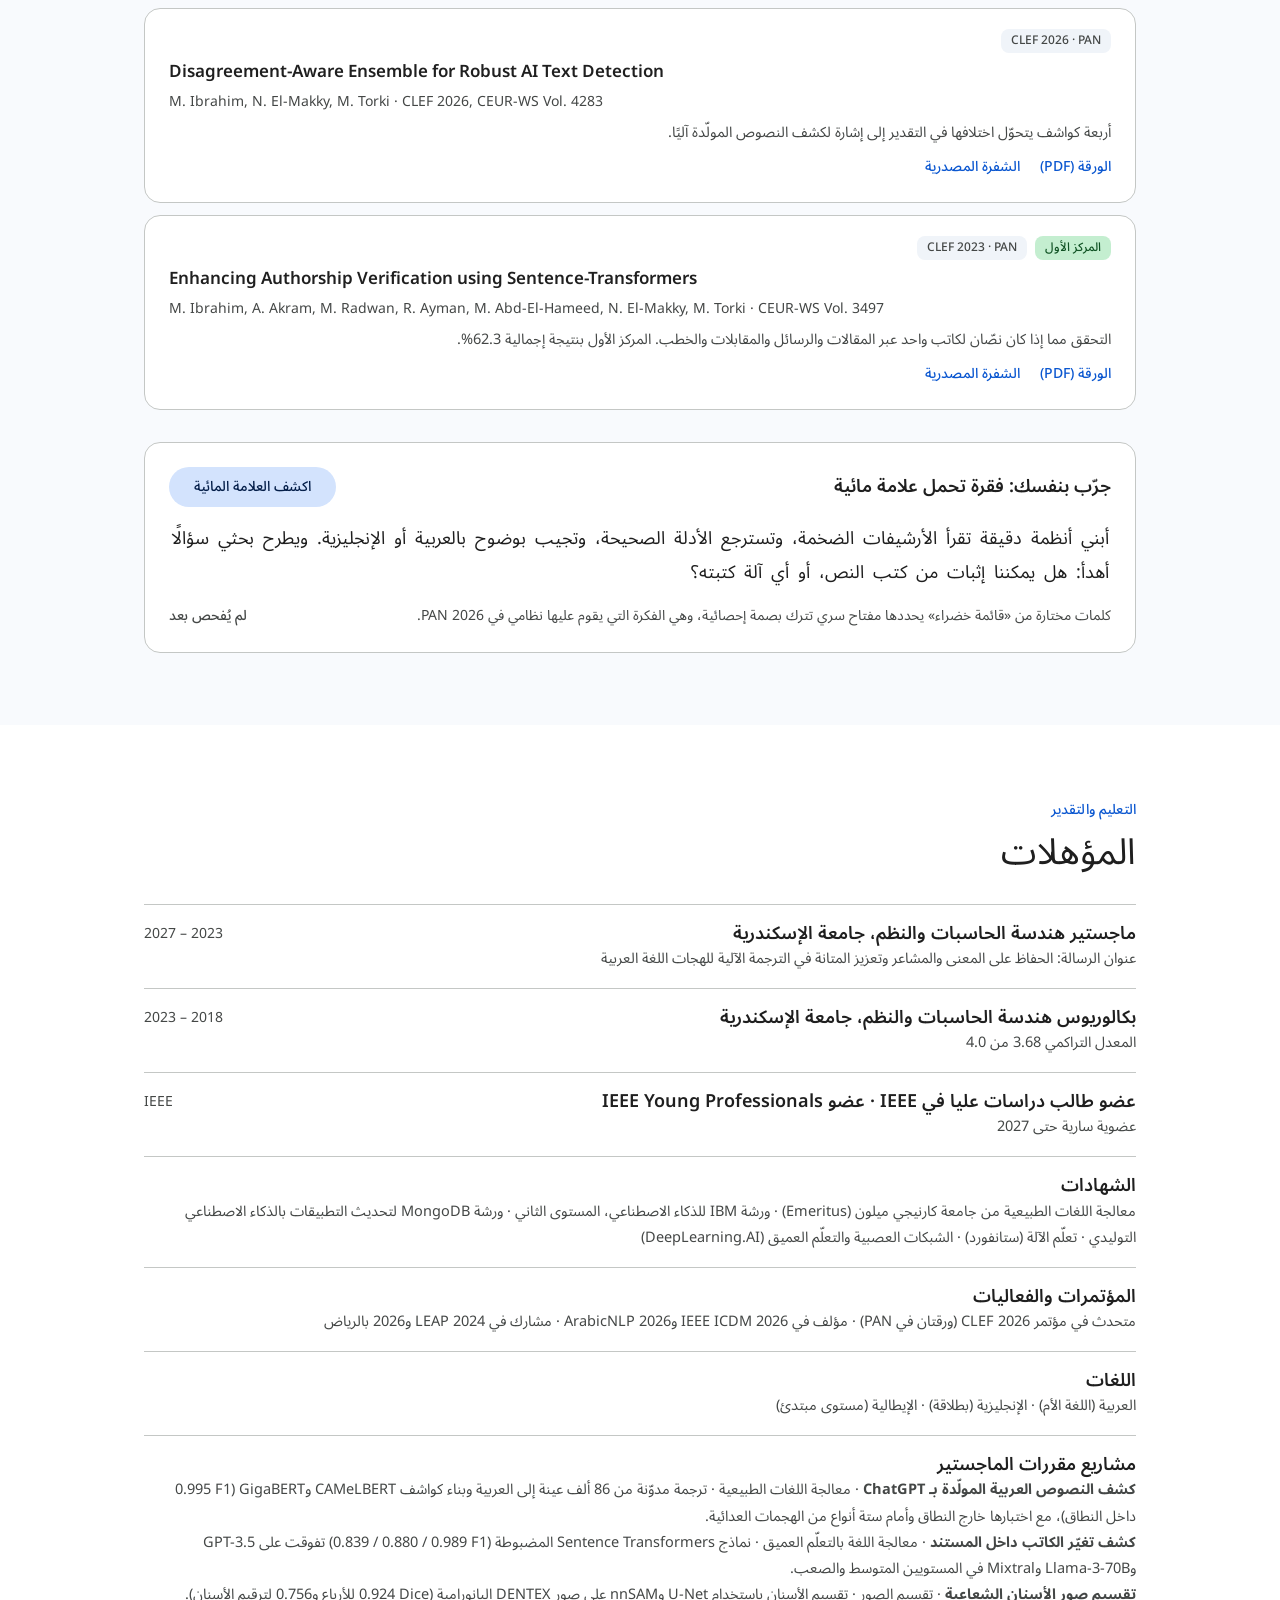
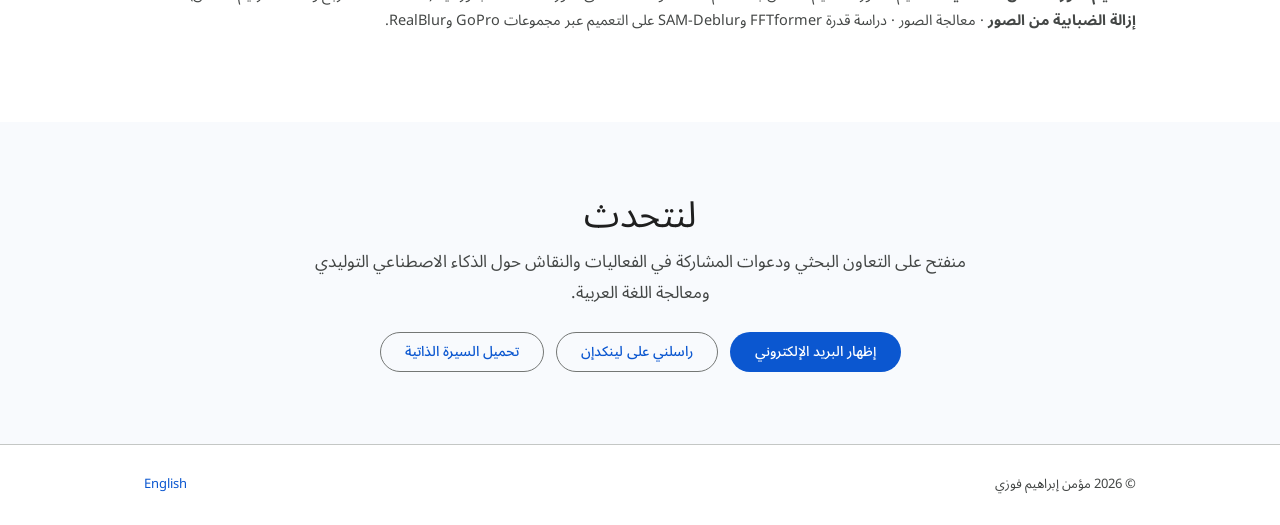
<file: ar/index.html>
<!doctype html>
<html lang="ar" dir="rtl">
<head>
<meta charset="utf-8">
<meta name="viewport" content="width=device-width, initial-scale=1">
<title>مؤمن إبراهيم فوزي | مهندس ذكاء اصطناعي أول</title>
<meta name="description" content="مؤمن إبراهيم فوزي، مهندس ذكاء اصطناعي أول في الرياض. يبني حلول الذكاء الاصطناعي التوليدي للجهات الحكومية والمؤسسات، وباحث في معالجة اللغة العربية حصد ثلاثة مراكز أولى وثلاثة مراكز ثانية في مسابقات بحثية دولية.">
<meta property="og:title" content="مؤمن إبراهيم فوزي | مهندس ذكاء اصطناعي أول">
<meta property="og:description" content="الذكاء الاصطناعي التوليدي وأبحاث معالجة اللغة العربية. الرياض، المملكة العربية السعودية.">
<meta property="og:type" content="profile">
<meta property="og:image" content="https://momen-ibrahim-fawzy.github.io/photo.jpg">
<meta property="og:locale" content="ar_SA">
<link rel="alternate" hreflang="en" href="../index.html">
<link rel="alternate" hreflang="ar" href="index.html">
<link rel="icon" href="data:image/svg+xml,%3Csvg xmlns='http://www.w3.org/2000/svg' viewBox='0 0 64 64'%3E%3Ccircle cx='32' cy='32' r='32' fill='%230B57D0'/%3E%3Ctext x='32' y='42' font-family='Arial' font-size='28' text-anchor='middle' fill='white'%3EM%3C/text%3E%3C/svg%3E">
<link rel="preconnect" href="https://fonts.googleapis.com">
<link rel="preconnect" href="https://fonts.gstatic.com" crossorigin>
<link href="https://fonts.googleapis.com/css2?family=Noto+Sans+Arabic:wght@400;500;600&family=Roboto:wght@400;500&display=swap" rel="stylesheet">
<link rel="stylesheet" href="../assets/site.css">
</head>
<body>

<header class="bar">
  <div class="wrap">
    <a class="brand" href="#top">مؤمن إبراهيم</a>
    <nav class="nav" aria-label="الأقسام">
      <a href="#work">ماذا أبني</a><a href="#experience">الخبرات</a><a href="#research">الأبحاث</a><a href="#education">التعليم</a><a href="#contact">تواصل</a>
    </nav>
    <button class="icon-btn" id="theme" aria-label="التبديل بين الوضع الفاتح والداكن" title="المظهر">
      <svg width="20" height="20" viewBox="0 0 24 24" fill="currentColor"><path d="M12 3a9 9 0 1 0 9 9c0-.46-.04-.92-.1-1.36a5.39 5.39 0 0 1-4.4 2.26 5.4 5.4 0 0 1-3.14-9.8c-.44-.06-.9-.1-1.36-.1z"/></svg>
    </button>
    <a class="lang" href="../index.html" hreflang="en" lang="en">English</a>
  </div>
</header>

<main id="top">
<section class="hero">
  <div class="wrap">
    <div class="avatar" aria-hidden="true">م<img src="../photo.jpg" alt=""></div>
    <div>
      <h1>مؤمن إبراهيم فوزي</h1>
      <p class="role">مهندس ذكاء اصطناعي أول · الذكاء الاصطناعي التوليدي ومعالجة اللغة العربية</p>
      <p class="loc"><svg width="18" height="18" viewBox="0 0 24 24" fill="currentColor" aria-hidden="true"><path d="M12 2C8.13 2 5 5.13 5 9c0 5.25 7 13 7 13s7-7.75 7-13c0-3.87-3.13-7-7-7zm0 9.5a2.5 2.5 0 0 1 0-5 2.5 2.5 0 0 1 0 5z"/></svg>الرياض، المملكة العربية السعودية</p>
      <p class="pitch">أصمّم حلول الذكاء الاصطناعي التوليدي وأنفّذها في بيئات الإنتاج للجهات الحكومية والمؤسسات، ومنها منصات الاسترجاع المعزز بالتوليد (RAG) والوكلاء الأذكياء والمساعدات الافتراضية ثنائية اللغة. وإلى جانب العمل، أنشر أبحاثًا في معالجة اللغات الطبيعية حصدت ثلاثة مراكز أولى وثلاثة مراكز ثانية في مسابقات بحثية دولية.</p>
      <div class="row">
        <a class="btn filled" href="#contact">تواصل معي</a>
        <a class="btn outlined" href="../Momen_Ibrahim_CV.pdf" download>تحميل السيرة الذاتية (بالإنجليزية)</a>
      </div>
      <div class="links">
        <a href="https://www.linkedin.com/in/momen-ibrahim-fawzy/" target="_blank" rel="noopener">لينكدإن</a>
        <a href="https://scholar.google.com/citations?user=PV3WxD4AAAAJ" target="_blank" rel="noopener">الباحث العلمي من Google</a>
        <a href="https://github.com/Momen-Ibrahim-Fawzy" target="_blank" rel="noopener">GitHub</a>
        <a href="https://orcid.org/0009-0001-7287-0705" target="_blank" rel="noopener">ORCID</a>
      </div>
    </div>
  </div>
</section>

<section style="padding-block:0 72px">
  <div class="wrap">
    <div class="stats">
      <div class="stat"><b>4 سنوات</b><span>في بناء حلول ذكاء اصطناعي توليدي في بيئات الإنتاج</span></div>
      <div class="stat"><b>+9</b><span>أنظمة ذكاء اصطناعي منفّذة للعملاء والمنتجات</span></div>
      <div class="stat"><b>3 مراكز أولى</b><span>و3 مراكز ثانية في مسابقات بحثية دولية</span></div>
      <div class="stat"><b>8</b><span>أوراق بحثية</span></div>
    </div>
  </div>
</section>

<section class="tonal" id="work">
  <div class="wrap">
    <p class="overline">أعمال مختارة</p>
    <h2>أنظمة ذكاء اصطناعي بنيتها لجهات سعودية</h2>
    <p class="sub">أعمل من مقرات العملاء في الرياض، وأتولى التنفيذ كاملًا من ورشة المتطلبات الأولى والمعمارية حتى النشر في الحاويات ودعم الإنتاج.</p>
    <div class="grid g3">
      <div class="card"><div class="ico"><svg viewBox="0 0 24 24"><path d="M4 10v7h3v-7H4zm6 0v7h3v-7h-3zM2 22h19v-3H2v3zm14-12v7h3v-7h-3zm-4.5-9L2 6v2h19V6l-9.5-5z"/></svg></div>
        <p class="client">الديوان العام للمحاسبة</p><h3>ذكاء الملاحظات الرقابية</h3><p>مسارات بالنماذج اللغوية الكبيرة لتصفية وتصنيف الملاحظات الرقابية، واستخراج المرجع النظامي لكل ملاحظة (النظام، المادة، الفقرة)، ضمن منصة الذكاء الاصطناعي التوليدي والوكلاء التي أقودها.</p>
        <span class="metric">تصنيف دلالي مع نموذج لغوي احتياطي</span></div>
      <div class="card"><div class="ico"><svg viewBox="0 0 24 24"><path d="M16 6l2.29 2.29-4.88 4.88-4-4L2 16.59 3.41 18l6-6 4 4 6.3-6.29L22 12V6z"/></svg></div>
        <p class="client">الراجحي المالية</p><h3>Capital AI · مساعد الاستثمار</h3><p>مساعد يفهم سياق الشاشة وينسّق بين قاعدة المعرفة ومحرك الاستشارات الآلية (الإشارات والتوقعات وتحسين المحافظ) عبر استدعاء الأدوات، ويقترح الصفقات دون أن ينفذها.</p>
        <div class="chips"><span class="chip">استدعاء الأدوات</span><span class="chip">بث مباشر</span><span class="chip">عربي + إنجليزي</span></div></div>
      <div class="card"><div class="ico"><svg viewBox="0 0 24 24"><path d="M12 2C6.48 2 2 6.48 2 12s4.48 10 10 10 10-4.48 10-10S17.52 2 12 2zm-1 17.93c-3.95-.49-7-3.85-7-7.93 0-.62.08-1.21.21-1.79L9 15v1c0 1.1.9 2 2 2v1.93zm6.9-2.54c-.26-.81-1-1.39-1.9-1.39h-1v-3c0-.55-.45-1-1-1H8v-2h2c.55 0 1-.45 1-1V7h2c1.1 0 2-.9 2-2v-.41c2.93 1.19 5 4.06 5 7.41 0 2.08-.8 3.97-2.1 5.39z"/></svg></div>
        <p class="client">الهيئة العامة للتجارة الخارجية</p><h3>عارف · تحليلات التجارة</h3><p>مساعد ثنائي اللغة يجيب عن أسئلة التجارة الخارجية السعودية عبر وكيل SQL، مع رسوم تفاعلية وتصدير إلى Excel، طُوّر بالشراكة داخل الفريق.</p>
        <div class="chips"><span class="chip">وكيل SQL</span><span class="chip">Plotly</span><span class="chip">SSE</span></div></div>
      <div class="card"><div class="ico"><svg viewBox="0 0 24 24"><path d="M12 21.35l-1.45-1.32C5.4 15.36 2 12.28 2 8.5 2 5.42 4.42 3 7.5 3c1.74 0 3.41.81 4.5 2.09C13.09 3.81 14.76 3 16.5 3 19.58 3 22 5.42 22 8.5c0 3.78-3.4 6.86-8.55 11.54L12 21.35z"/></svg></div>
        <p class="client">منتج من إجادة</p><h3>الفحص الصحي دون تلامس</h3><p>يقيس أكثر من 30 مؤشرًا حيويًا من فحص بالكاميرا مدته 30 ثانية (rPPG)، مع التحقق من هوية المستخدم وقراءة التحاليل المخبرية ومساعد صحي بالنماذج اللغوية.</p>
        <div class="chips"><span class="chip">rPPG</span><span class="chip">MediaPipe</span><span class="chip">داخل المنشأة</span></div></div>
      <div class="card"><div class="ico"><svg viewBox="0 0 24 24"><path d="M12 14c1.66 0 2.99-1.34 2.99-3L15 5c0-1.66-1.34-3-3-3S9 3.34 9 5v6c0 1.66 1.34 3 3 3zm5.3-3c0 3-2.54 5.1-5.3 5.1S6.7 14 6.7 11H5c0 3.41 2.72 6.23 6 6.72V21h2v-3.28c3.28-.48 6-3.3 6-6.72h-1.7z"/></svg></div>
        <p class="client">منتج من إجادة · نسخ للعملاء</p><h3>مساعد صوتي ونصي ثنائي اللغة</h3><p>مساعد ثنائي اللغة مبني على خدمات مصغّرة: التعرف على الكلام عبر NVIDIA Triton، وأصوات عربية بتشكيل آلي، ومحادثة متدفقة، واسترجاع من المستندات، وتحليل للمحادثات، مع نسخ مخصّصة لعدد من العملاء.</p>
        <div class="chips"><span class="chip">Triton</span><span class="chip">Milvus</span><span class="chip">نطق عربي</span></div></div>
      <div class="card"><div class="ico"><svg viewBox="0 0 24 24"><path d="M20 4H4c-1.1 0-1.99.9-1.99 2L2 18c0 1.1.9 2 2 2h16c1.1 0 2-.9 2-2V6c0-1.1-.9-2-2-2zm0 4l-8 5-8-5V6l8 5 8-5v2z"/></svg></div>
        <p class="client">منتج من إجادة · هيئة الاتصالات</p><h3>ذكاء البريد الإلكتروني</h3><p>19 خدمة مصغّرة للنبرة والموضوعات والبحث الدلالي والتلخيص واستخراج المهام واقتراح الردود على خادم نماذج مكمّمة، وطُبّق لتحليل اتصالات هيئة الاتصالات والفضاء والتقنية.</p>
        <div class="chips"><span class="chip">خدمات مصغّرة</span><span class="chip">نماذج مكمّمة</span><span class="chip">بحث دلالي</span></div></div>
      <div class="card"><div class="ico"><svg viewBox="0 0 24 24"><path d="M5 9.2h3V19H5zM10.6 5h2.8v14h-2.8zm5.6 8H19v6h-2.8z"/></svg></div>
        <p class="client">ServiceNow</p><h3>تحدّث مع بياناتك</h3><p>وكيل يحوّل الأسئلة إلى استعلامات SQL مع ذاكرة للمحادثة وتوضيح للأسئلة وتعليمات مخصّصة لكل نوع مستخدم ورسوم بيانية تلقائية.</p>
        <div class="chips"><span class="chip">تحويل النص إلى SQL</span><span class="chip">رسوم LIDA</span><span class="chip">ذاكرة المحادثة</span></div></div>
      <div class="card"><div class="ico"><svg viewBox="0 0 24 24"><path d="M12 2C6.48 2 2 6.48 2 12s4.48 10 10 10 10-4.48 10-10S17.52 2 12 2zm-2 15l-5-5 1.41-1.41L10 14.17l7.59-7.59L19 8l-9 9z"/></svg></div>
        <p class="client">منتج من إجادة</p><h3>تصنيف الرسائل وتوجيهها</h3><p>يصنّف رسائل العملاء العربية والإنجليزية حسب الموضوع والأولوية ودرجة الاستعجال والمشاعر، ويوجّه كل رسالة إلى الفريق المناسب مع تحليلات لحظية.</p>
        <div class="chips"><span class="chip">FastAPI</span><span class="chip">React</span><span class="chip">PostgreSQL</span></div></div>
      <div class="card"><div class="ico"><svg viewBox="0 0 24 24"><path d="M4 10v7h3v-7H4zm6 0v7h3v-7h-3zM2 22h19v-3H2v3zm14-12v7h3v-7h-3zm-4.5-9L2 6v2h19V6l-9.5-5z"/></svg></div>
        <p class="client">مصرف الراجحي</p><h3>VCRM · الذكاء الاصطناعي المصرفي</h3><p>حلول ذكاء اصطناعي ومعالجة لغة لمشروع VCRM في مصرف الراجحي (2023)، ومعمارية مرجعية للمساعدين الافتراضيين تشمل الذاكرة والاسترجاع من المستندات وتعدد القنوات الصوتية والنصية.</p>
        <div class="chips"><span class="chip">مصرفي</span><span class="chip">معالجة اللغة</span><span class="chip">متعدد القنوات</span></div></div>
    </div>
  </div>
</section>

<section id="experience">
  <div class="wrap">
    <p class="overline">الخبرات</p>
    <h2>المسيرة المهنية</h2>
    <div class="xp">
      <div class="xp-item"><div class="xp-when">أكتوبر 2025 – حتى الآن<br>الرياض</div><div>
        <h3>مهندس ذكاء اصطناعي أول، الذكاء الاصطناعي التوليدي ومنتجات الذكاء الاصطناعي</h3>
        <div class="xp-org">شركة إجادة للأنظمة · من مقر العميل</div>
        <ul>
          <li><strong>الديوان العام للمحاسبة:</strong> أقود منصة الذكاء الاصطناعي التوليدي والوكلاء، ومنها مسارات تحليل الملاحظات الرقابية.</li>
          <li><strong>الراجحي المالية:</strong> مساعد الاستثمار Capital AI. <strong>الهيئة العامة للتجارة الخارجية:</strong> مساعد «عارف» لتحليلات التجارة (بالشراكة).</li>
          <li>منتجان للفحص الصحي دون تلامس ولتصنيف الرسائل العربية والإنجليزية وتوجيهها، والإسهام في تصميم حلول أول مبادرة لتمكين الذكاء الاصطناعي في الهيئة السعودية للمياه.</li>
        </ul></div></div>
      <div class="xp-item"><div class="xp-when">يوليو 2023 – سبتمبر 2025<br>الرياض (من مقر العميل منذ فبراير 2024)</div><div>
        <h3>مهندس ذكاء اصطناعي</h3>
        <div class="xp-org">شركة إجادة للأنظمة</div>
        <ul>
          <li>مساعد إجادة الصوتي والنصي ثنائي اللغة (التعرف على الكلام، وتحويل النص إلى كلام عربي، والاسترجاع من المستندات)، مع نسخ مخصّصة للعملاء.</li>
          <li>خدمات مصغّرة لذكاء البريد الإلكتروني وتحليل اتصالات هيئة الاتصالات والفضاء والتقنية. ووكيل SQL لبيانات <strong>ServiceNow</strong>.</li>
          <li><strong>مصرف الراجحي:</strong> حلول ذكاء اصطناعي ومعالجة لغة لمشروع VCRM (2023).</li>
          <li>أنظمة استرجاع معزز بالتوليد مع بحث هجين، وخدمات استدلال مبنية على FastAPI.</li>
        </ul></div></div>
      <div class="xp-item"><div class="xp-when">أغسطس 2022 – يوليو 2023<br>الإسكندرية</div><div>
        <h3>مهندس ذكاء اصطناعي (دوام جزئي) ومتدرب</h3>
        <div class="xp-org">شركة إجادة للأنظمة</div>
        <ul><li>بنيت مسارات لمعالجة اللغة (التصنيف وتحليل المشاعر والتعرف على الكيانات) وروبوتات محادثة للمؤسسات أثناء دراستي للبكالوريوس.</li></ul></div></div>
      <div class="xp-item"><div class="xp-when">مايو – أغسطس 2022<br>الإسكندرية</div><div>
        <h3>متدرب في التصوير ثلاثي الأبعاد المدعوم بالذكاء الاصطناعي</h3>
        <div class="xp-org">مدينة الأبحاث العلمية والتطبيقات التكنولوجية</div>
        <ul><li>جمعت بيانات المسح ثلاثي الأبعاد وعالجتها لتدريب نماذج التعرف على الأجسام.</li></ul></div></div>
    </div>
  </div>
</section>

<section class="tonal" id="research">
  <div class="wrap">
    <p class="overline">الأبحاث</p>
    <h2>الأوراق البحثية والمسابقات</h2>
    <p class="sub">أبحث في اللهجات العربية، وإثبات نسبة النصوص إلى كتّابها، وكشف النصوص المولّدة آليًا، والعلامات المائية النصية، في جامعة الإسكندرية بإشراف الأستاذ الدكتور مروان تركي والأستاذة الدكتورة نجوى المكي.</p>
    <div class="pubs">
      <article class="pub"><div class="pub-top"><span class="tag win">الأول من 15</span><span class="tag">ArabicNLP 2026</span></div>
        <h3>ALEXIS at DialectSentEval Subtask 2: Retrieval-Augmented, Preference-Tuned Generation for Arabic Sentiment Swap</h3>
        <div class="venue authors">M. Ibrahim, M. E. Hassib, A. M. Salem, M. Torki · ArabicNLP 2026 Shared Tasks, ACL Anthology</div>
        <div class="desc">إعادة صياغة الجملة العربية بعكس مشاعرها مع الحفاظ على معناها. دقة أسلوب المشاعر 0.958، و BLEU ‏56.9، و chrF ‏72.2. ورقة مقبولة.</div>
        <a class="more" href="https://aclanthology.org/2026.arabicnlp-sharedtasks.188.pdf" target="_blank" rel="noopener">الورقة (PDF)</a>
        <a class="more" href="https://github.com/Momen-Ibrahim-Fawzy/ALEXIS-DialectSentEval-Subtask2-SentimentSwap-" target="_blank" rel="noopener">الشفرة المصدرية</a></article>
      <article class="pub"><div class="pub-top"><span class="tag win">الأول من 12</span><span class="tag">ArabicNLP 2026</span></div>
        <h3>ALEXIS at DialectSentEval Subtask 1: Adversarial Training and Iterative Self-Training for Zero-Shot Dialect Sentiment Analysis</h3>
        <div class="venue authors">M. Ibrahim, M. E. Hassib, A. M. Salem, M. Torki · ArabicNLP 2026 Shared Tasks, ACL Anthology</div>
        <div class="desc">تحليل المشاعر في لهجة لم يتدرب عليها النموذج إطلاقًا. مقياس Macro-F1 ‏0.867، بفارق 4.6 نقاط عن المركز الثاني. ورقة مقبولة.</div>
        <a class="more" href="https://aclanthology.org/2026.arabicnlp-sharedtasks.187.pdf" target="_blank" rel="noopener">الورقة (PDF)</a>
        <a class="more" href="https://github.com/Momen-Ibrahim-Fawzy/ALEXIS-DialectSentEval-Subtask1-SentimentAnalysis-" target="_blank" rel="noopener">الشفرة المصدرية</a></article>
      <article class="pub"><div class="pub-top"><span class="tag rank">الثاني من 4 فرق</span><span class="tag">ArabicNLP 2026</span></div>
        <h3>ALEXIS at AlexandriaX-2026 Subtask 2: Capacity Discovery and Calibrated Preference Optimization for Cross-Dialect Arabic MT</h3>
        <div class="venue authors">M. Ibrahim, M. E. Hassib, A. M. Salem, M. Torki · ArabicNLP 2026 Shared Tasks, ACL Anthology</div>
        <div class="desc">الترجمة الآلية بين العربية الفصحى واللهجات المحلية باستخدام NLLB-200 وLoRA وتحسين التفضيلات (DPO). spBLEU ‏25.84. ورقة مقبولة.</div>
        <a class="more" href="https://aclanthology.org/2026.arabicnlp-sharedtasks.104.pdf" target="_blank" rel="noopener">الورقة (PDF)</a>
        <a class="more" href="https://github.com/Momen-Ibrahim-Fawzy/ALEXIS-AlexandriaX-Subtask2-CrossDialectMT" target="_blank" rel="noopener">الشفرة المصدرية</a></article>
      <article class="pub"><div class="pub-top"><span class="tag">IEEE ICDM 2026 · ورشة MHSM</span></div>
        <h3>Target-Aware Validation under Population Shift: Diagnosing Selection Bias in Small-Cohort Suicide Risk Detection</h3>
        <div class="venue">شنيانغ، الصين · مقبولة للنشر</div>
        <div class="desc">كيف نختار نماذج موثوقة حين تختلف الفئة المستهدفة عن بيانات التدريب: تشخيص التحوّل في البيانات والترجيح حسب الأهمية.</div></article>
      <article class="pub"><div class="pub-top"><span class="tag rank">الثاني من 5 فرق</span><span class="tag">CLEF 2026 · PAN</span></div>
        <h3>Post-Hoc Synonym Watermarking with Dual-Key Type-Level Detection</h3>
        <div class="venue authors">M. Ibrahim, N. El-Makky, M. Torki · CLEF 2026, CEUR-WS Vol. 4283</div>
        <div class="desc">إخفاء بصمة إحصائية مبنية على مفتاح سري داخل نص بشري قائم، وكشفها حتى بعد محاولات إعادة الصياغة. عُرضت في مؤتمر CLEF 2026.</div>
        <a class="more" href="https://ceur-ws.org/Vol-4283/paper409.pdf" target="_blank" rel="noopener">الورقة (PDF)</a>
        <a class="more" href="https://github.com/Momen-Ibrahim-Fawzy/posthoc-dualkey-watermarking--PAN2026" target="_blank" rel="noopener">الشفرة المصدرية والعرض</a></article>
      <article class="pub"><div class="pub-top"><span class="tag rank">الثاني من 8 فرق</span><span class="tag">CLEF 2026 · PAN</span></div>
        <h3>Content-Agnostic Contrastive Stylometry for Multi-Author Writing Style Analysis</h3>
        <div class="venue authors">M. Ibrahim, N. El-Makky, M. Torki · CLEF 2026, CEUR-WS Vol. 4283</div>
        <div class="desc">تحديد مواضع تغيّر الكاتب داخل المستند بتعلّم الأسلوب لا الموضوع. عُرضت في مؤتمر CLEF 2026.</div>
        <a class="more" href="https://ceur-ws.org/Vol-4283/paper407.pdf" target="_blank" rel="noopener">الورقة (PDF)</a>
        <a class="more" href="https://github.com/Momen-Ibrahim-Fawzy/ContraStyle-PAN2026" target="_blank" rel="noopener">الشفرة المصدرية والعرض</a></article>
      <article class="pub"><div class="pub-top"><span class="tag">CLEF 2026 · PAN</span></div>
        <h3>Disagreement-Aware Ensemble for Robust AI Text Detection</h3>
        <div class="venue authors">M. Ibrahim, N. El-Makky, M. Torki · CLEF 2026, CEUR-WS Vol. 4283</div>
        <div class="desc">أربعة كواشف يتحوّل اختلافها في التقدير إلى إشارة لكشف النصوص المولّدة آليًا.</div>
        <a class="more" href="https://ceur-ws.org/Vol-4283/paper408.pdf" target="_blank" rel="noopener">الورقة (PDF)</a>
        <a class="more" href="https://github.com/Momen-Ibrahim-Fawzy/VK-DisAgree-PAN2026" target="_blank" rel="noopener">الشفرة المصدرية</a></article>
      <article class="pub"><div class="pub-top"><span class="tag win">المركز الأول</span><span class="tag">CLEF 2023 · PAN</span></div>
        <h3>Enhancing Authorship Verification using Sentence-Transformers</h3>
        <div class="venue authors">M. Ibrahim, A. Akram, M. Radwan, R. Ayman, M. Abd-El-Hameed, N. El-Makky, M. Torki · CEUR-WS Vol. 3497</div>
        <div class="desc">التحقق مما إذا كان نصّان لكاتب واحد عبر المقالات والرسائل والمقابلات والخطب. المركز الأول بنتيجة إجمالية 62.3%.</div>
        <a class="more" href="https://ceur-ws.org/Vol-3497/paper-216.pdf" target="_blank" rel="noopener">الورقة (PDF)</a>
        <a class="more" href="https://github.com/Momen-Ibrahim-Fawzy/pan23-authorship-verification" target="_blank" rel="noopener">الشفرة المصدرية</a></article>
    </div>

    <div class="demo" id="demo">
      <div class="demo-head">
        <h3>جرّب بنفسك: فقرة تحمل علامة مائية</h3>
        <button class="btn tonal-btn" aria-pressed="false" data-show="اكشف العلامة المائية" data-hide="أخفِ العلامة المائية">اكشف العلامة المائية</button>
      </div>
      <p class="text" data-green="دقيقة,الضخمة,وتسترجع,الصحيحة,بوضوح,أهدأ,إثبات,كتب,آلة">أبني أنظمة دقيقة تقرأ الأرشيفات الضخمة، وتسترجع الأدلة الصحيحة، وتجيب بوضوح بالعربية أو الإنجليزية. ويطرح بحثي سؤالًا أهدأ: هل يمكننا إثبات من كتب النص، أو أي آلة كتبته؟</p>
      <div class="demo-foot"><span>كلمات مختارة من «قائمة خضراء» يحددها مفتاح سري تترك بصمة إحصائية، وهي الفكرة التي يقوم عليها نظامي في PAN 2026.</span>
        <span class="score" data-off="لم يُفحص بعد" data-on="z = {z} · تم كشف العلامة المائية">لم يُفحص بعد</span></div>
    </div>
  </div>
</section>

<section id="education">
  <div class="wrap">
    <p class="overline">التعليم والتقدير</p>
    <h2>المؤهلات</h2>
    <div class="list">
      <div class="li"><div><h3>ماجستير هندسة الحاسبات والنظم، جامعة الإسكندرية</h3>
        <p class="muted">عنوان الرسالة: الحفاظ على المعنى والمشاعر وتعزيز المتانة في الترجمة الآلية للهجات اللغة العربية</p></div><div class="when">2023 – 2027</div></div>
      <div class="li"><div><h3>بكالوريوس هندسة الحاسبات والنظم، جامعة الإسكندرية</h3><p class="muted">المعدل التراكمي 3.68 من 4.0</p></div><div class="when">2018 – 2023</div></div>
      <div class="li"><div><h3>عضو طالب دراسات عليا في IEEE · عضو IEEE Young Professionals</h3><p class="muted">عضوية سارية حتى 2027</p></div><div class="when">IEEE</div></div>
      <div class="li"><div><h3>الشهادات</h3><p class="muted">معالجة اللغات الطبيعية من جامعة كارنيجي ميلون (Emeritus) · ورشة IBM للذكاء الاصطناعي، المستوى الثاني · ورشة MongoDB لتحديث التطبيقات بالذكاء الاصطناعي التوليدي · تعلّم الآلة (ستانفورد) · الشبكات العصبية والتعلّم العميق (DeepLearning.AI)</p></div><div class="when"></div></div>
      <div class="li"><div><h3>المؤتمرات والفعاليات</h3><p class="muted">متحدث في مؤتمر CLEF 2026 (ورقتان في PAN) · مؤلف في IEEE ICDM 2026 وArabicNLP 2026 · مشارك في LEAP 2024 و2026 بالرياض</p></div><div class="when"></div></div>
      <div class="li"><div><h3>اللغات</h3><p class="muted">العربية (اللغة الأم) · الإنجليزية (بطلاقة) · الإيطالية (مستوى مبتدئ)</p></div><div class="when"></div></div>
          <div class="li"><div><h3>مشاريع مقررات الماجستير</h3><p class="muted"><strong>كشف النصوص العربية المولّدة بـ ChatGPT</strong> · معالجة اللغات الطبيعية · ترجمة مدوّنة من 86 ألف عينة إلى العربية وبناء كواشف CAMeLBERT وGigaBERT (F1 ‏0.995 داخل النطاق)، مع اختبارها خارج النطاق وأمام ستة أنواع من الهجمات العدائية.</p><p class="muted"><strong>كشف تغيّر الكاتب داخل المستند</strong> · معالجة اللغة بالتعلّم العميق · نماذج Sentence Transformers المضبوطة (F1 ‏0.989 / 0.880 / 0.839) تفوقت على GPT-3.5 وLlama-3-70B وMixtral في المستويين المتوسط والصعب.</p><p class="muted"><strong>تقسيم صور الأسنان الشعاعية</strong> · تقسيم الصور · تقسيم الأسنان باستخدام U-Net وnnSAM على صور DENTEX البانورامية (Dice ‏0.924 للأرباع و0.756 لترقيم الأسنان).</p><p class="muted"><strong>إزالة الضبابية من الصور</strong> · معالجة الصور · دراسة قدرة FFTformer وSAM-Deblur على التعميم عبر مجموعات GoPro وRealBlur.</p></div><div class="when"></div></div>
    </div>
  </div>
</section>

<section class="tonal contact" id="contact">
  <div class="wrap">
    <h2>لنتحدث</h2>
    <p class="sub">منفتح على التعاون البحثي ودعوات المشاركة في الفعاليات والنقاش حول الذكاء الاصطناعي التوليدي ومعالجة اللغة العربية.</p>
    <div class="row">
      <button class="btn filled" id="email-btn">إظهار البريد الإلكتروني</button>
      <a class="btn outlined" href="https://www.linkedin.com/in/momen-ibrahim-fawzy/" target="_blank" rel="noopener">راسلني على لينكدإن</a>
      <a class="btn outlined" href="../Momen_Ibrahim_CV.pdf" download>تحميل السيرة الذاتية</a>
    </div>
  </div>
</section>
</main>

<footer><div class="wrap"><span>© <span id="yr"></span> مؤمن إبراهيم فوزي</span><a href="../index.html" hreflang="en" lang="en">English</a></div></footer>
<script src="../assets/site.js"></script>
</body>
</html>
</file>
<file: assets/site.css>
/* Material 3 baseline tokens (Google palette) */
:root{
  --primary:#0B57D0; --on-primary:#FFFFFF; --primary-container:#D3E3FD; --on-primary-container:#041E49;
  --surface:#FFFFFF; --surface-low:#F8FAFD; --surface-container:#F0F4F9; --surface-high:#E9EEF6;
  --on-surface:#1F1F1F; --on-surface-variant:#444746; --outline:#747775; --outline-variant:#C4C7C5;
  --success-container:#C4EED0; --on-success-container:#0F5223; --success:#146C2E;
  --font:"Roboto","Google Sans","Segoe UI",Arial,sans-serif;
  --radius:16px; --max:1040px;
  color-scheme:light;
}
@media (prefers-color-scheme:dark){:root:not([data-theme="light"]){
  --primary:#A8C7FA; --on-primary:#062E6F; --primary-container:#0842A0; --on-primary-container:#D3E3FD;
  --surface:#131314; --surface-low:#1B1B1C; --surface-container:#1E1F20; --surface-high:#282A2C;
  --on-surface:#E3E3E3; --on-surface-variant:#C4C7C5; --outline:#8E918F; --outline-variant:#444746;
  --success-container:#0F5223; --on-success-container:#C4EED0; --success:#6DD58C; color-scheme:dark;}}
:root[data-theme="dark"]{
  --primary:#A8C7FA; --on-primary:#062E6F; --primary-container:#0842A0; --on-primary-container:#D3E3FD;
  --surface:#131314; --surface-low:#1B1B1C; --surface-container:#1E1F20; --surface-high:#282A2C;
  --on-surface:#E3E3E3; --on-surface-variant:#C4C7C5; --outline:#8E918F; --outline-variant:#444746;
  --success-container:#0F5223; --on-success-container:#C4EED0; --success:#6DD58C; color-scheme:dark;}
:lang(ar){--font:"Noto Sans Arabic","Segoe UI",Tahoma,Arial,sans-serif}

*{box-sizing:border-box;margin:0;padding:0}
html{scroll-behavior:smooth;-webkit-text-size-adjust:100%}
body{background:var(--surface);color:var(--on-surface);font-family:var(--font);font-size:16px;line-height:1.6;-webkit-font-smoothing:antialiased;overflow-x:hidden}
:lang(ar) body{font-size:17px;line-height:1.8}
a{color:var(--primary);text-decoration:none}
a:hover{text-decoration:underline}
:focus-visible{outline:2px solid var(--primary);outline-offset:2px;border-radius:6px}
.wrap{max-width:var(--max);margin-inline:auto;padding-inline:24px}
section{padding-block:72px}
.tonal{background:var(--surface-low)}
h1,h2,h3{font-weight:400;color:var(--on-surface)}
h2{font-size:clamp(28px,4vw,36px);line-height:1.25;margin-block-end:8px}
h3{font-size:18px;font-weight:500;line-height:1.4}
:lang(ar) h3{font-weight:600}
.overline{font-size:14px;font-weight:500;color:var(--primary);margin-block-end:8px;letter-spacing:.01em}
.sub{color:var(--on-surface-variant);font-size:17px;max-width:680px}
.muted{color:var(--on-surface-variant)}

/* top app bar */
.bar{position:sticky;top:0;z-index:20;background:var(--surface);border-block-end:1px solid var(--outline-variant)}
.bar .wrap{display:flex;align-items:center;gap:8px;height:64px}
.brand{font-size:20px;color:var(--on-surface);margin-inline-end:auto;white-space:nowrap}
.brand:hover{text-decoration:none}
.nav{display:flex;gap:4px}
.nav a{color:var(--on-surface-variant);font-size:14px;font-weight:500;padding:8px 12px;border-radius:20px}
.nav a:hover{background:var(--surface-container);text-decoration:none;color:var(--on-surface)}
@media (max-width:860px){.nav{display:none}}
.icon-btn{width:40px;height:40px;border-radius:50%;border:0;background:transparent;color:var(--on-surface-variant);display:grid;place-items:center;cursor:pointer}
.icon-btn:hover{background:var(--surface-container)}
.lang{font-size:14px;font-weight:500;padding:8px 14px;border-radius:20px;border:1px solid var(--outline-variant);color:var(--on-surface)}
.lang:hover{background:var(--surface-container);text-decoration:none}

/* buttons */
.btn{display:inline-flex;align-items:center;gap:8px;height:40px;padding-inline:24px;border-radius:20px;font:500 14px/1 var(--font);border:1px solid transparent;cursor:pointer;white-space:nowrap}
.btn:hover{text-decoration:none}
.btn.filled{background:var(--primary);color:var(--on-primary)}
.btn.filled:hover{box-shadow:0 1px 3px rgba(0,0,0,.2)}
.btn.outlined{border-color:var(--outline);color:var(--primary);background:transparent}
.btn.outlined:hover{background:var(--surface-container)}
.btn.tonal-btn{background:var(--primary-container);color:var(--on-primary-container)}
.row{display:flex;flex-wrap:wrap;gap:12px}

/* hero */
.hero{padding-block:72px 56px}
.hero .wrap{display:grid;grid-template-columns:auto 1fr;gap:48px;align-items:center}
.avatar{width:176px;height:176px;border-radius:50%;background:var(--primary-container);color:var(--on-primary-container);display:grid;place-items:center;font-size:56px;position:relative;overflow:hidden;border:1px solid var(--outline-variant)}
.avatar img{position:absolute;inset:0;width:100%;height:100%;object-fit:cover}
.hero h1{font-size:clamp(36px,5.5vw,52px);line-height:1.15;letter-spacing:-.01em}
:lang(ar) .hero h1{letter-spacing:0;font-weight:500}
.hero .role{font-size:20px;color:var(--on-surface-variant);margin-block:6px 4px}
.hero .loc{display:flex;align-items:center;gap:6px;color:var(--on-surface-variant);font-size:15px;margin-block-end:18px}
.hero .pitch{font-size:17px;max-width:620px;margin-block-end:24px}
.links{display:flex;flex-wrap:wrap;gap:4px 18px;margin-block-start:18px;font-size:14px;font-weight:500}
@media (max-width:720px){.hero .wrap{grid-template-columns:1fr;gap:24px;text-align:start}.avatar{width:120px;height:120px;font-size:40px}}

/* highlights */
.stats{display:grid;grid-template-columns:repeat(4,1fr);border:1px solid var(--outline-variant);border-radius:var(--radius);overflow:hidden}
.stat{padding:24px;border-inline-start:1px solid var(--outline-variant)}
.stat:first-child{border-inline-start:0}
.stat b{display:block;font-size:36px;font-weight:400;color:var(--primary);line-height:1.1}
.stat span{display:block;color:var(--on-surface-variant);font-size:14px;margin-block-start:6px}
@media (max-width:760px){.stat b{font-size:28px}.stat{padding:18px}.stats{grid-template-columns:1fr 1fr}.stat:nth-child(3){border-inline-start:0}.stat:nth-child(n+3){border-block-start:1px solid var(--outline-variant)}}

/* cards */
.grid{display:grid;gap:16px;margin-block-start:32px}
.g3{grid-template-columns:repeat(3,1fr)}
.g2{grid-template-columns:repeat(2,1fr)}
@media (max-width:900px){.g3{grid-template-columns:1fr 1fr}}
@media (max-width:620px){.g3,.g2{grid-template-columns:1fr}}
.card{background:var(--surface);border:1px solid var(--outline-variant);border-radius:var(--radius);padding:24px}
.tonal .card{background:var(--surface)}
.card p{color:var(--on-surface-variant);font-size:15px;margin-block-start:6px}
.ico{width:40px;height:40px;border-radius:12px;background:var(--primary-container);display:grid;place-items:center;margin-block-end:14px}
.ico svg{width:22px;height:22px;fill:var(--on-primary-container)}
.chips{display:flex;flex-wrap:wrap;gap:8px;margin-block-start:14px}
.chip{font-size:13px;line-height:1;padding:7px 12px;border-radius:8px;border:1px solid var(--outline-variant);color:var(--on-surface-variant)}
.metric{display:inline-block;margin-block-start:12px;font-size:13px;font-weight:500;color:var(--primary)}

/* experience */
.xp{margin-block-start:32px;display:grid;gap:0}
.xp-item{display:grid;grid-template-columns:200px 1fr;gap:24px;padding-block:24px;border-block-start:1px solid var(--outline-variant)}
.xp-when{color:var(--on-surface-variant);font-size:14px}
.xp-org{color:var(--on-surface-variant);font-size:15px;margin-block:2px 10px}
.xp-item ul{padding-inline-start:20px;display:grid;gap:6px;color:var(--on-surface-variant);font-size:15px}
@media (max-width:720px){.xp-item{grid-template-columns:1fr;gap:4px}}

/* publications */
.pubs{margin-block-start:32px;display:grid;gap:12px}
.pub{background:var(--surface);border:1px solid var(--outline-variant);border-radius:var(--radius);padding:20px 24px}
.pub-top{display:flex;flex-wrap:wrap;gap:8px;align-items:center;margin-block-end:8px}
.tag{font-size:12px;font-weight:500;line-height:1;padding:6px 10px;border-radius:8px;background:var(--surface-container);color:var(--on-surface-variant)}
.tag.win{background:var(--success-container);color:var(--on-success-container)}
.tag.rank{background:var(--primary-container);color:var(--on-primary-container)}
.pub h3{font-size:17px}
.pub .venue{font-size:14px;color:var(--on-surface-variant);margin-block-start:4px}
.pub .desc{font-size:14.5px;color:var(--on-surface-variant);margin-block-start:6px}
.pub .more{font-size:14px;font-weight:500;margin-block-start:8px;display:inline-block}
.pub .more+.more{margin-inline-start:16px}
.pub h3,.pub .venue,.pub .authors{direction:ltr;text-align:start;unicode-bidi:plaintext}

/* watermark demo */
.demo{margin-block-start:32px;border:1px solid var(--outline-variant);border-radius:var(--radius);padding:24px;background:var(--surface)}
.demo-head{display:flex;justify-content:space-between;align-items:center;gap:12px;flex-wrap:wrap;margin-block-end:14px}
.demo p.text{font-size:18px;line-height:1.9;color:var(--on-surface)}
.demo .w{border-radius:4px;padding-inline:2px;transition:background .25s,color .25s}
.demo.on .w.g{background:var(--success-container);color:var(--on-success-container)}
.demo-foot{display:flex;justify-content:space-between;gap:12px;flex-wrap:wrap;margin-block-start:14px;font-size:14px;color:var(--on-surface-variant)}
.score{font-weight:500}
.demo.on .score{color:var(--success)}

/* education / recognition */
.list{margin-block-start:28px;display:grid;gap:0}
.li{display:grid;grid-template-columns:1fr auto;gap:16px;padding-block:16px;border-block-start:1px solid var(--outline-variant)}
.li .muted{font-size:14.5px}
.li .when{color:var(--on-surface-variant);font-size:14px;white-space:nowrap}

/* contact */
.contact{text-align:center}
.contact .sub{margin-inline:auto}
.contact .row{justify-content:center;margin-block-start:24px}

footer{border-block-start:1px solid var(--outline-variant);padding-block:28px;color:var(--on-surface-variant);font-size:13px}
footer .wrap{display:flex;justify-content:space-between;gap:12px;flex-wrap:wrap}

@media (prefers-reduced-motion:reduce){html{scroll-behavior:auto}.demo .w{transition:none}}
@media print{.bar,.demo,.contact .row{display:none}section{padding-block:20px}}

.client{font-size:12px;font-weight:500;color:var(--primary);margin-block-end:2px}
.card .client{margin-block-start:0}
</file>
